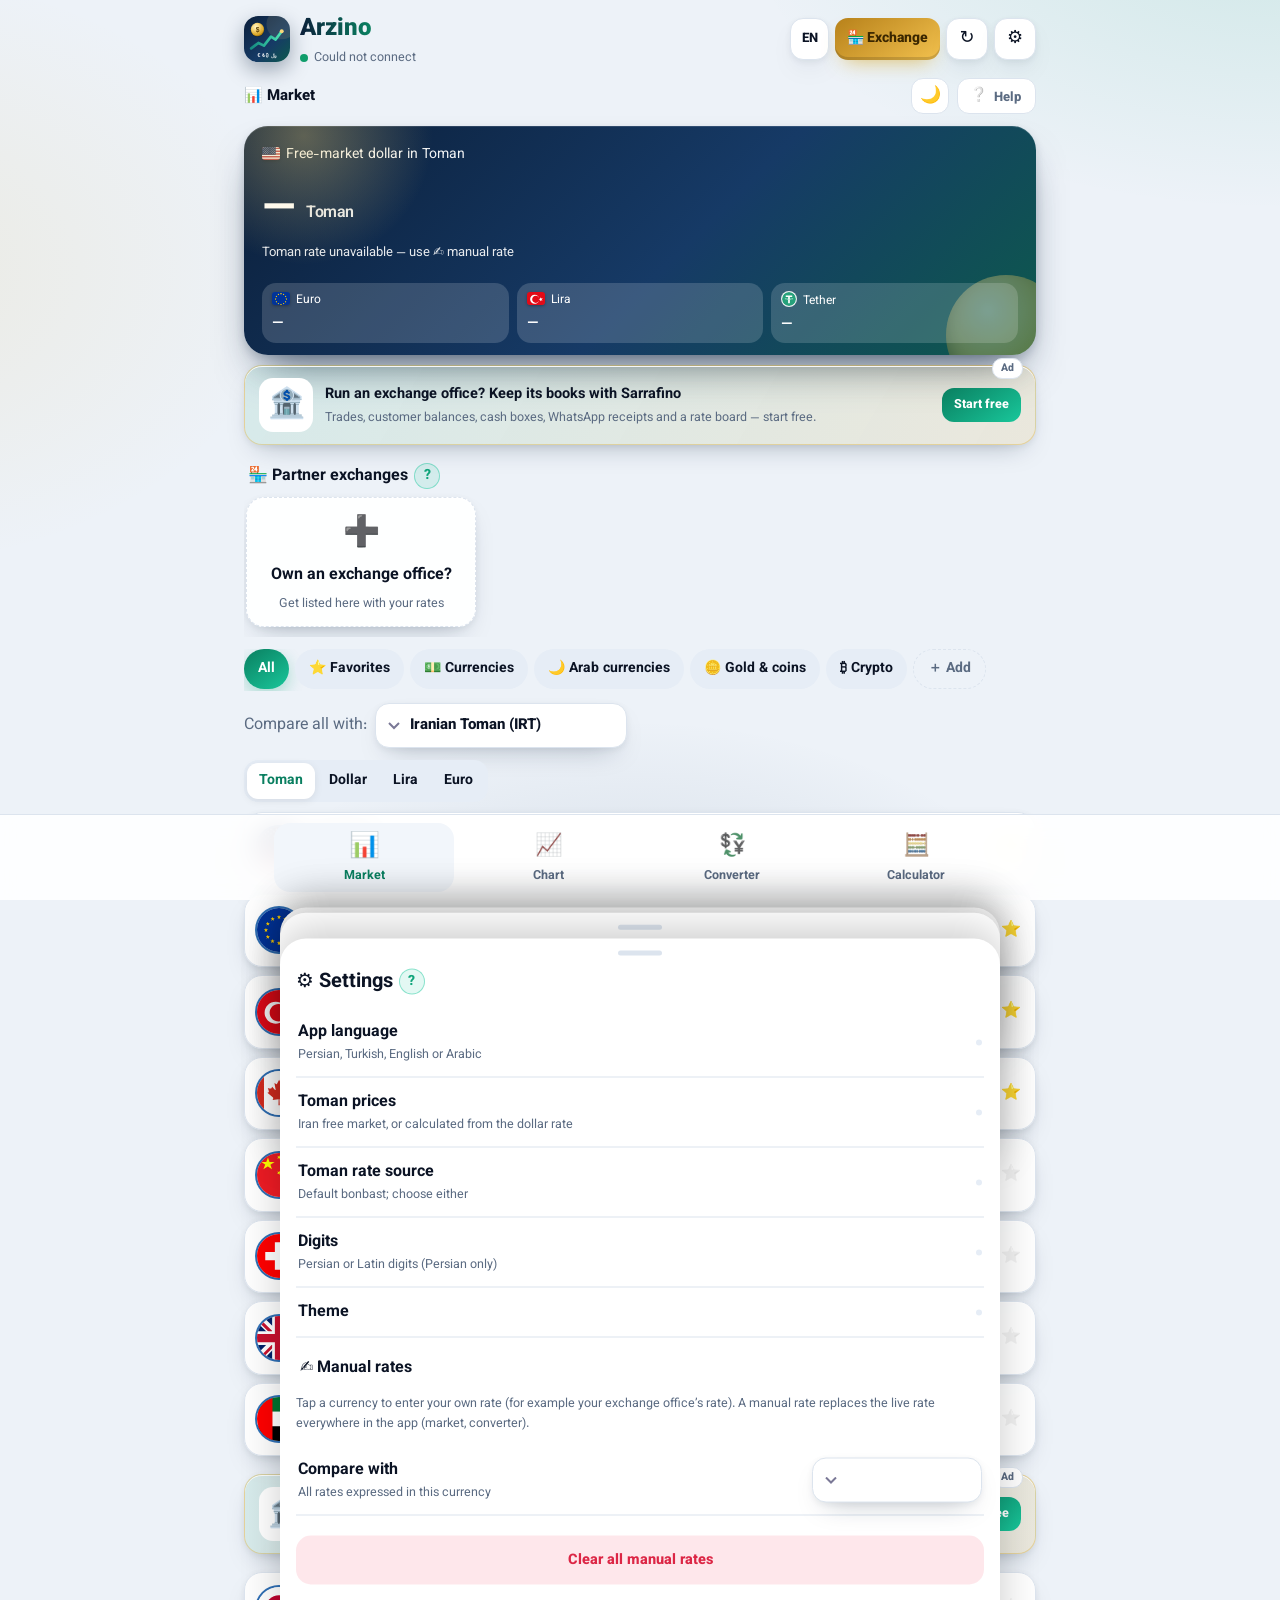
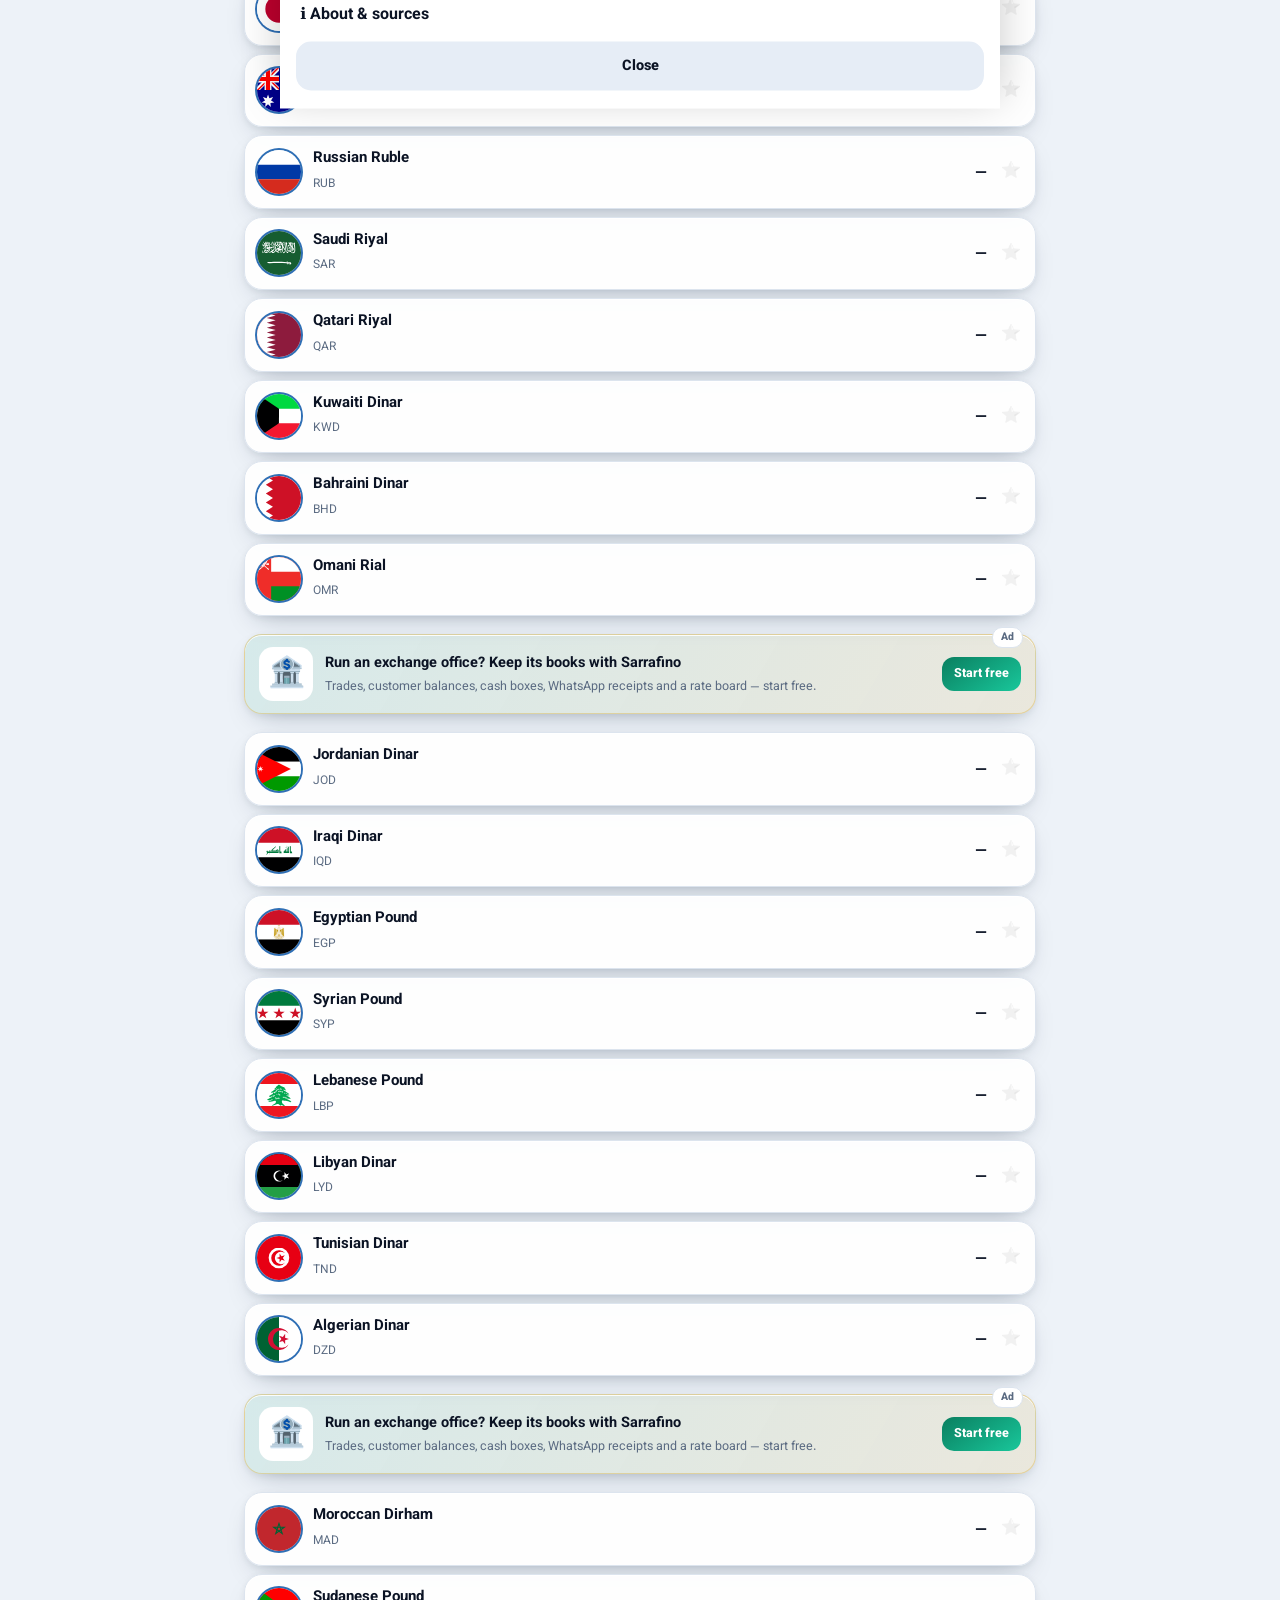
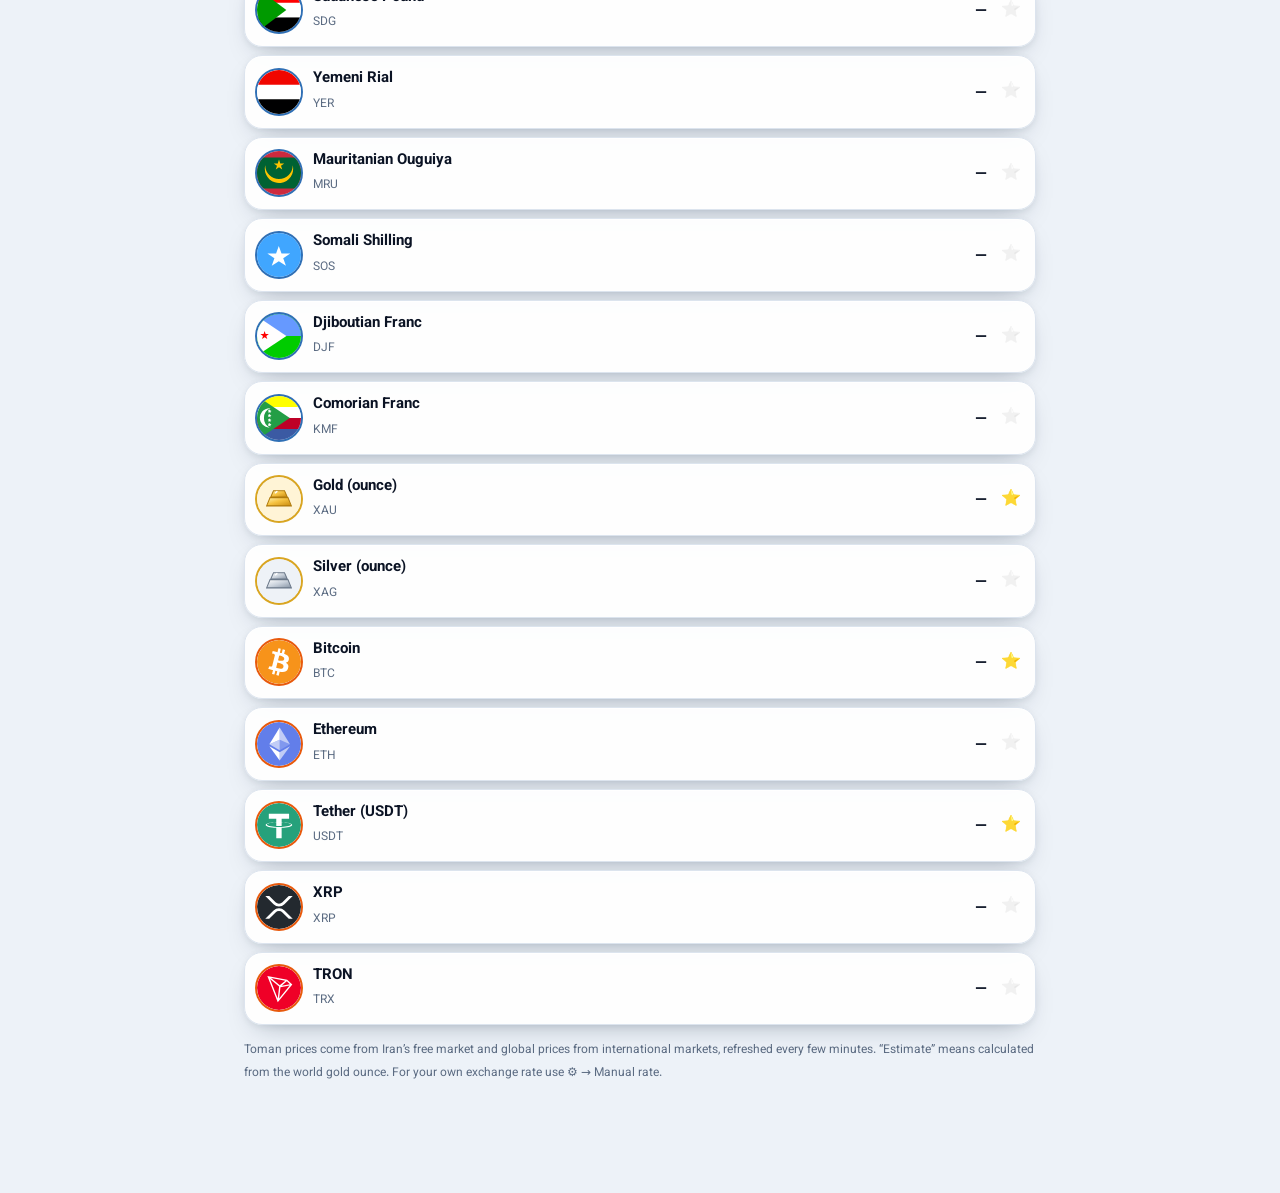
<file: index.html>
<!doctype html>
<html lang="fa" dir="rtl">
<head>
<meta charset="utf-8">
<meta name="viewport" content="width=device-width,initial-scale=1,viewport-fit=cover">
<meta name="theme-color" content="#0b1f3a">
<meta name="description" content="ارزینو — نرخ لحظه‌ای ارز، تومان، طلا، نقره و رمزارز با نمودار، مبدل و ماشین‌حساب">
<meta name="apple-mobile-web-app-capable" content="yes">
<meta name="mobile-web-app-capable" content="yes">
<meta name="apple-mobile-web-app-title" content="ارزینو">
<meta name="apple-mobile-web-app-status-bar-style" content="black-translucent">
<link rel="manifest" href="manifest.webmanifest">
<link rel="icon" href="icons/app.svg" type="image/svg+xml">
<link rel="apple-touch-icon" href="icons/apple-touch-icon.png">
<link rel="preconnect" href="https://fonts.googleapis.com">
<link rel="preconnect" href="https://fonts.gstatic.com" crossorigin>
<link href="https://fonts.googleapis.com/css2?family=Vazirmatn:wght@300;400;600;800;900&display=swap" rel="stylesheet">
<link rel="stylesheet" href="app.css?v=25">
<title>ارزینو — نرخ لحظه‌ای ارز، طلا و رمزارز</title>
</head>
<body>
<div id="app">
  <header class="top">
    <div class="brand">
      <img src="icons/app.svg" class="logo" alt="">
      <div>
        <h1 data-i18n="app.name">ارزینو</h1>
        <div class="upd"><span class="dot" id="liveDot"></span><span id="updText" data-i18n="hdr.loading">در حال دریافت نرخ‌ها…</span></div>
      </div>
    </div>
    <div class="top-actions">
      <span id="langSlot"></span>
      <a class="ibtn sarraf" href="sarraf/" data-i18n-title="hdr.sarrafT" data-i18n="hdr.sarraf">🏪 صرافی</a>
      <button class="ibtn install" id="installBtn" data-i18n-title="hdr.install" data-i18n="hdr.install">⬇ نصب</button>
      <button class="ibtn" id="refreshBtn" data-i18n-title="hdr.refresh">↻</button>
      <button class="ibtn" id="settingsBtn" data-i18n-title="hdr.settings">⚙</button>
    </div>
  </header>

  <div id="subbar"></div>
  <main>
    <!-- MARKET -->
    <section class="view active" id="view-market">
      <div id="wlTop"></div>
      <div class="hero" id="hero"></div>
      <div id="mkExtra"></div>
      <div class="bar">
        <div class="chips" id="groupChips"></div>
      </div>
      <div class="bar">
        <span class="muted" data-i18n="mk.compare">مقایسه همه با:</span>
        <select class="base-sel" id="quoteSel"></select>
      </div>
      <div class="bar"><div class="seg" id="quoteSeg"></div></div>
      <div class="list" id="marketList"></div>
      <p class="foot" id="marketFoot"></p>
    </section>

    <!-- CHART -->
    <section class="view" id="view-chart">
      <div class="card">
        <div class="chart-head">
          <button class="picker" id="chartAssetBtn"></button>
          <div class="seg small" id="chartQuoteSeg"></div>
        </div>
        <div class="chart-price">
          <div class="big" id="chartLast">—</div>
          <div class="chg" id="chartChg"></div>
        </div>
        <div class="seg ranges" id="rangeSeg"></div>
        <div class="chart-box"><div id="chart"></div><div class="chart-msg" id="chartMsg"></div></div>
        <div class="row-between">
          <div class="seg small" id="typeSeg"></div>
          <span class="muted small" id="chartNote"></span>
        </div>
        <div class="stats" id="chartStats"></div>
      </div>
    </section>

    <!-- CONVERTER -->
    <section class="view" id="view-convert">
      <div class="card conv">
        <div class="conv-row">
          <button class="picker" id="fromBtn"></button>
          <input id="amount" class="amount" inputmode="decimal" autocomplete="off" value="1">
        </div>
        <div class="words" id="fromWords"></div>
        <div class="swap-wrap"><button class="swap" id="swapBtn" data-i18n-title="cv.swap">⇅</button></div>
        <div class="conv-row">
          <button class="picker" id="toBtn"></button>
          <div class="result" id="result">—</div>
        </div>
        <div class="words" id="toWords"></div>
        <div class="rate-line" id="rateLine"></div>
        <div id="convAd"></div>
        <div class="quick" id="quickAmts"></div>
        <div class="btn-row">
          <button class="btn primary" id="copyBtn" data-i18n="cv.copy">📋 کپی نتیجه</button>
          <button class="btn alt" id="convManualBtn" data-i18n="cv.manual">✍️ نرخ دستی</button>
          <button class="btn ghost" id="convChartBtn" data-i18n="cv.chart">📈 نمودار</button>
        </div>
      </div>
      <h3 class="sec-title" data-i18n="cv.all">💱 معادل این مبلغ در همه ارزها</h3>
      <div class="list compact" id="allList"></div>
    </section>

    <!-- CALCULATOR -->
    <section class="view" id="view-calc">
      <div class="card calc">
        <div class="calc-expr" id="calcExpr"></div>
        <div class="calc-out" id="calcOut">0</div>
        <div class="keys" id="keys"></div>
        <div class="btn-row">
          <button class="btn primary" id="calcToConv" data-i18n="calc.toConv">💱 ارسال به مبدل</button>
          <button class="btn ghost" id="calcCopy" data-i18n="calc.copy">📋 کپی</button>
        </div>
      </div>
      <div class="hist-head"><h3 class="sec-title" data-i18n="calc.hist">🧾 تاریخچه محاسبات</h3><button class="hist-clr" id="calcClr" hidden></button></div>
      <div class="list compact" id="calcHist"></div>
    </section>
  </main>

  <nav class="tabs">
    <button class="tab active" data-v="market"><span>📊</span><i data-i18n="tab.market">بازار</i></button>
    <button class="tab" data-v="chart"><span>📈</span><i data-i18n="tab.chart">نمودار</i></button>
    <button class="tab" data-v="convert"><span>💱</span><i data-i18n="tab.convert">مبدل</i></button>
    <button class="tab" data-v="calc"><span>🧮</span><i data-i18n="tab.calc">ماشین‌حساب</i></button>
  </nav>
</div>

<!-- sheets -->
<div class="sheet-bg" id="sheetBg"></div>
<div class="sheet" id="pickerSheet">
  <div class="sheet-grip"></div>
  <h2 id="pickerTitle" data-i18n="pk.title">انتخاب ارز</h2>
  <input class="input" id="pickerSearch" data-i18n-ph="pk.search" placeholder="جستجو: دلار، لیر، BTC، طلا…">
  <div class="list compact" id="pickerList"></div>
</div>

<div class="sheet" id="manualSheet">
  <div class="sheet-grip"></div>
  <h2><span id="manualTitle" data-i18n="mn.title">نرخ دستی</span><button type="button" class="hlp" data-help="arzino.manual">?</button></h2>
  <p class="muted" id="manualInfo"></p>
  <label class="lbl" data-i18n="mn.price">قیمت هر واحد</label>
  <div class="manual-row">
    <input class="input" id="manualVal" inputmode="decimal" data-i18n-ph="mn.ph" placeholder="مثلاً 270000">
    <select class="input" id="manualUnit"></select>
  </div>
  <div class="words" id="manualWords"></div>
  <div class="btn-row">
    <button class="btn primary" id="manualSave" data-i18n="mn.apply">✅ اعمال نرخ دستی</button>
    <button class="btn danger" id="manualClear" data-i18n="mn.clear">🗑 برگشت به نرخ آنلاین</button>
  </div>
</div>

<div class="sheet tall" id="settingsSheet">
  <div class="sheet-grip"></div>
  <h2><span data-i18n="st.title">⚙ تنظیمات</span><button type="button" class="hlp" data-help="arzino.settings">?</button></h2>
  <div class="set">
    <div><b data-i18n="st.lang">زبان برنامه</b><div class="muted small" data-i18n="st.langD"></div></div>
    <div class="seg small" id="setLang"></div>
  </div>
  <div class="set">
    <div><b data-i18n="st.iranPrice">قیمت تومانی ارزها</b><div class="muted small" data-i18n="st.iranPriceD">بازار آزاد ایران یا محاسبه از نرخ دلار</div></div>
    <div class="seg small" id="setIran"></div>
  </div>
  <div class="set">
    <div><b data-i18n="st.src">منبع نرخ تومان</b><div class="muted small" data-i18n="st.srcD">پیش‌فرض bonbast؛ هر کدام را خواستی انتخاب کن</div></div>
    <div class="seg small" id="setSrc"></div>
  </div>
  <div class="set" id="digitsRow">
    <div><b data-i18n="st.digits">اعداد</b><div class="muted small" data-i18n="st.digitsD">نمایش ارقام فارسی یا انگلیسی</div></div>
    <div class="seg small" id="setDigits"></div>
  </div>
  <div class="set">
    <div><b data-i18n="st.theme">پوسته</b></div>
    <div class="seg small" id="setTheme"></div>
  </div>
  <h3 class="sec-title" data-i18n="st.manual">✍️ نرخ‌های دستی</h3>
  <p class="muted small" data-i18n="st.manualD">روی هر ارز بزنید تا نرخ دلخواه (مثلاً نرخ صرافی خودتان) را وارد کنید. نرخ دستی در همه‌جای برنامه (بازار، مبدل) جایگزین نرخ آنلاین می‌شود.</p>
  <div class="set">
    <div><b data-i18n="st.base">مقایسه با</b><div class="muted small" data-i18n="st.baseD">نرخ همه ارزها بر حسب این ارز</div></div>
    <select class="base-sel" id="setBaseSel"></select>
  </div>
  <div class="list compact" id="manualList"></div>
  <button class="btn danger wide" id="clearAllManual" data-i18n="st.clearAll">حذف همه نرخ‌های دستی</button>
  <h3 class="sec-title" data-i18n="st.about">ℹ️ درباره و منابع</h3>
  <div id="adSet"></div>
  <div class="about" id="about"></div>
  <button class="btn ghost wide" id="closeSettings" data-i18n="st.close">بستن</button>
</div>

<div class="toast" id="toast"></div>

<script src="vendor/lightweight-charts.js"></script>
<script src="i18n.js?v=8"></script>
<script src="lang-arzino.js?v=7"></script>
<script src="nav.js?v=9"></script>
<script src="brand.js?v=2"></script>
<script src="autorate.js?v=2"></script>
<script src="wl.js?v=1"></script>
<script src="help-arzino.js?v=1"></script>
<script src="plus.js?v=6"></script>
<script src="app.js?v=31"></script>
</body>
</html>
</file>
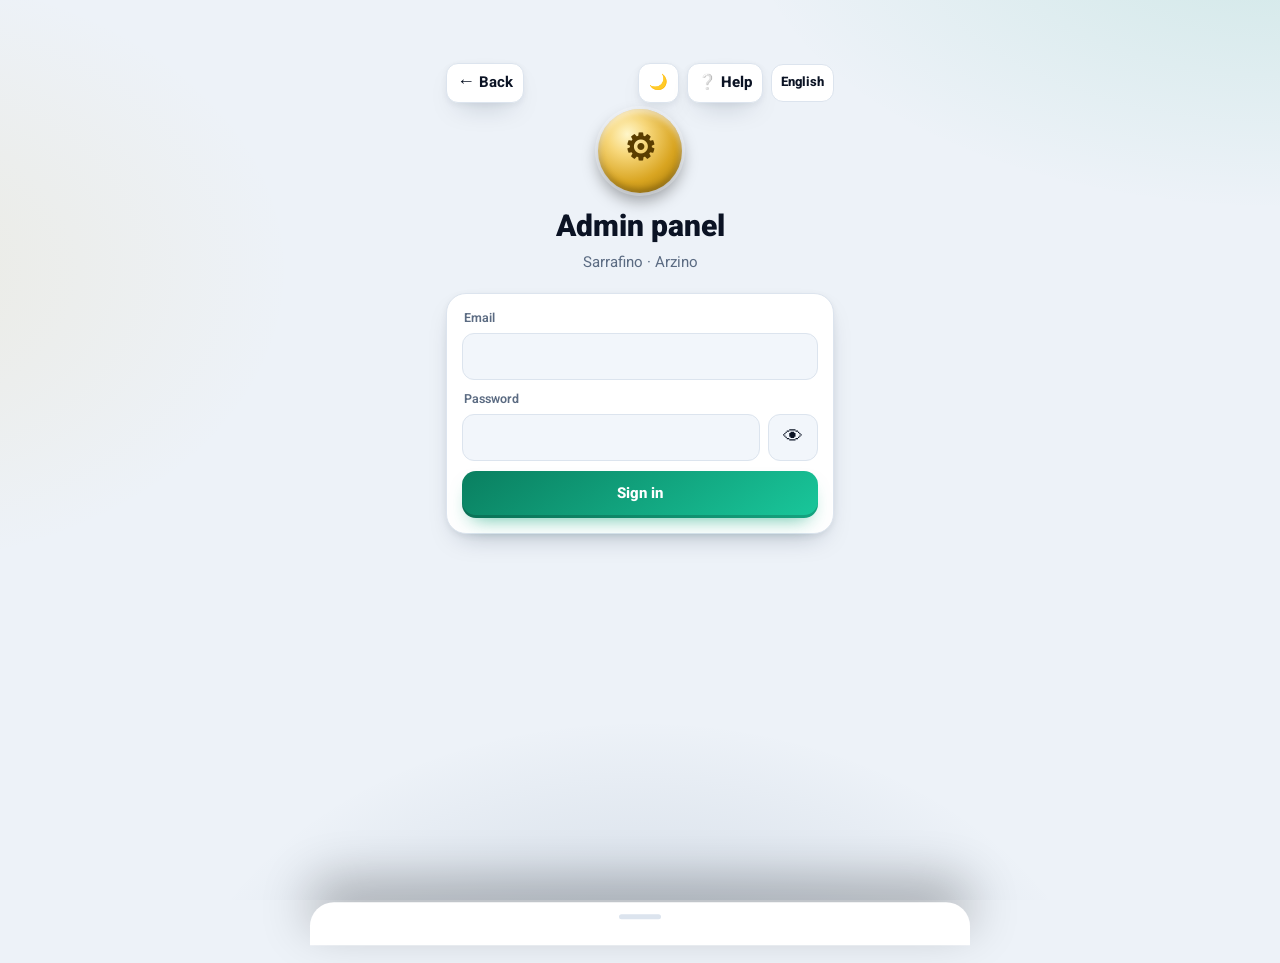
<file: admin/index.html>
<!doctype html>
<html lang="fa" dir="rtl">
<head>
<meta charset="utf-8">
<meta name="viewport" content="width=device-width,initial-scale=1,viewport-fit=cover">
<meta name="theme-color" content="#0b1f3a">
<meta name="robots" content="noindex,nofollow">
<title>Sarrafino · Admin</title>
<link rel="icon" href="../sarraf/icon.svg" type="image/svg+xml">
<link rel="preconnect" href="https://fonts.googleapis.com">
<link rel="preconnect" href="https://fonts.gstatic.com" crossorigin>
<link href="https://fonts.googleapis.com/css2?family=Vazirmatn:wght@400;600;800;900&display=swap" rel="stylesheet">
<link rel="stylesheet" href="../sarraf/app.css?v=10">
<link rel="stylesheet" href="admin.css?v=4">
</head>
<body>
<div id="app"><div class="boot">…</div></div>
<div class="sheet-bg" id="sheetBg"></div>
<div class="sheet" id="sheet"><div class="sheet-grip"></div><div id="sheetBody"></div></div>
<div class="toast" id="toast"></div>
<script src="../sarraf/vendor/supabase.js"></script>
<script src="../sarraf/vendor/xlsx.mini.min.js" defer></script>
<script src="../sarraf/config.js?v=1"></script>
<script src="../i18n.js?v=8"></script>
<script src="../sarraf/lang-sarraf.js?v=5"></script>
<script src="../nav.js?v=9"></script>
<script src="../brand.js?v=1"></script>
<script src="../sarraf/mfa.js?v=2"></script>
<script src="lang-admin.js?v=6"></script>
<script src="help-admin.js?v=3"></script>
<script src="admin.js?v=6"></script>
</body>
</html>
</file>
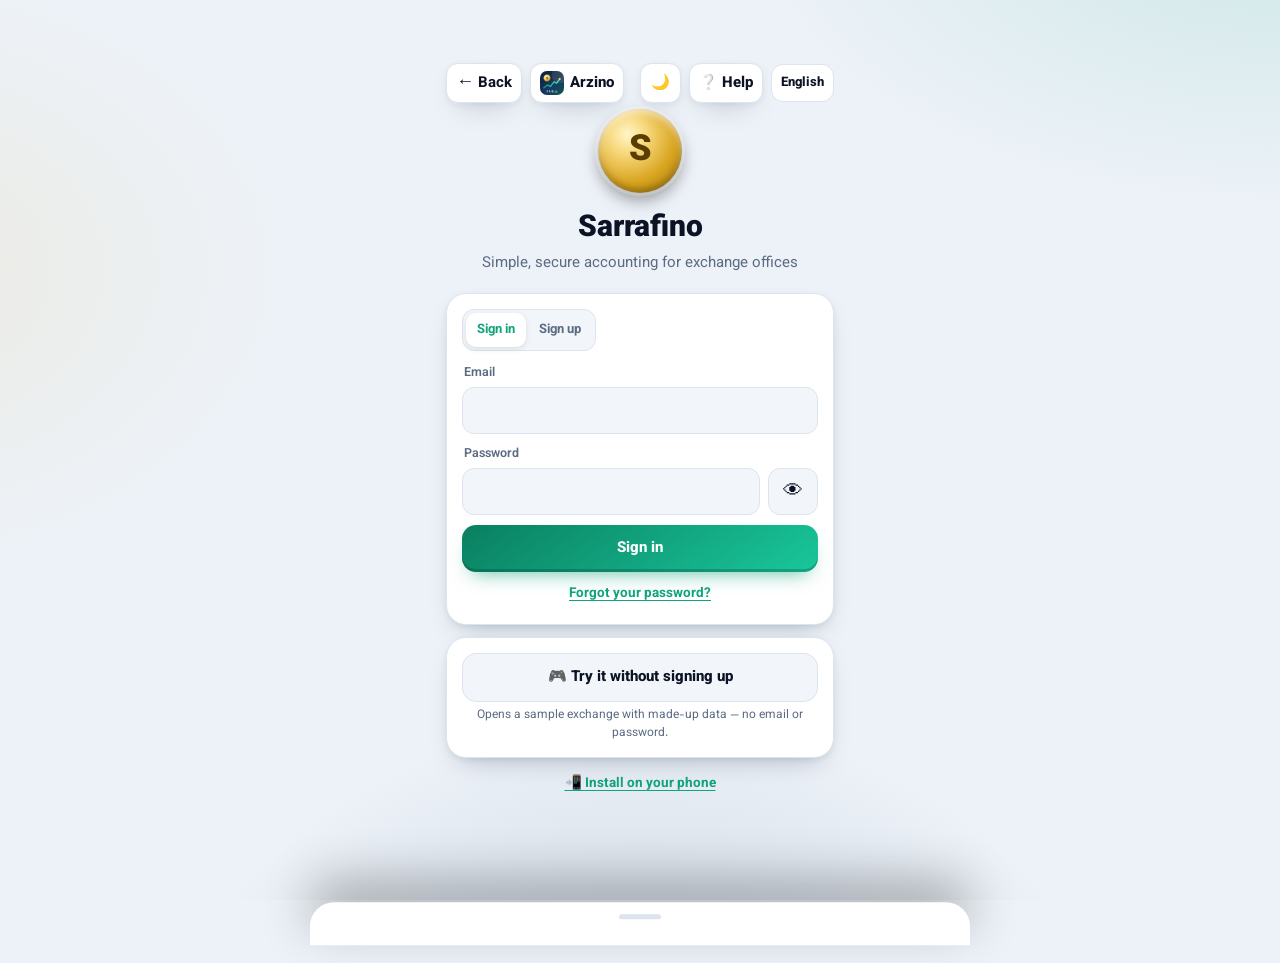
<file: sarraf/index.html>
<!doctype html>
<html lang="fa" dir="rtl">
<head>
<meta charset="utf-8">
<meta name="viewport" content="width=device-width,initial-scale=1,viewport-fit=cover">
<meta name="theme-color" content="#0b1f3a">
<meta name="robots" content="noindex">
<title>صرافینو · Sarrafino</title>
<link rel="manifest" href="manifest.webmanifest">
<link rel="icon" href="icon.svg" type="image/svg+xml">
<link rel="apple-touch-icon" href="apple-touch-icon.png">
<meta name="apple-mobile-web-app-capable" content="yes">
<meta name="mobile-web-app-capable" content="yes">
<meta name="apple-mobile-web-app-title" content="صرافینو">
<meta name="apple-mobile-web-app-status-bar-style" content="black-translucent">
<link rel="preconnect" href="https://fonts.googleapis.com">
<link rel="preconnect" href="https://fonts.gstatic.com" crossorigin>
<link href="https://fonts.googleapis.com/css2?family=Vazirmatn:wght@400;600;800;900&display=swap" rel="stylesheet">
<link rel="stylesheet" href="app.css?v=14">
</head>
<body>
<div id="app"><div class="boot">…</div></div>
<div class="sheet-bg" id="sheetBg"></div>
<div class="sheet" id="sheet"><div class="sheet-grip"></div><div id="sheetBody"></div></div>
<div class="toast" id="toast"></div>
<script src="vendor/supabase.js"></script>
<script src="vendor/xlsx.mini.min.js" defer></script>
<script src="config.js?v=1"></script>
<script src="../i18n.js?v=8"></script>
<script src="lang-sarraf.js?v=9"></script>
<script src="../nav.js?v=9"></script>
<script src="../brand.js?v=1"></script>
<script src="../autorate.js?v=2"></script>
<script src="../wl.js?v=1"></script>
<script src="mfa.js?v=3"></script>
<script src="help-sarraf.js?v=3"></script>
<script src="plan.js?v=4"></script>
<script src="wl-panel.js?v=1"></script>
<script src="board.js?v=13"></script>
<script src="grow.js?v=1"></script>
<script src="app.js?v=20"></script>
</body>
</html>
</file>
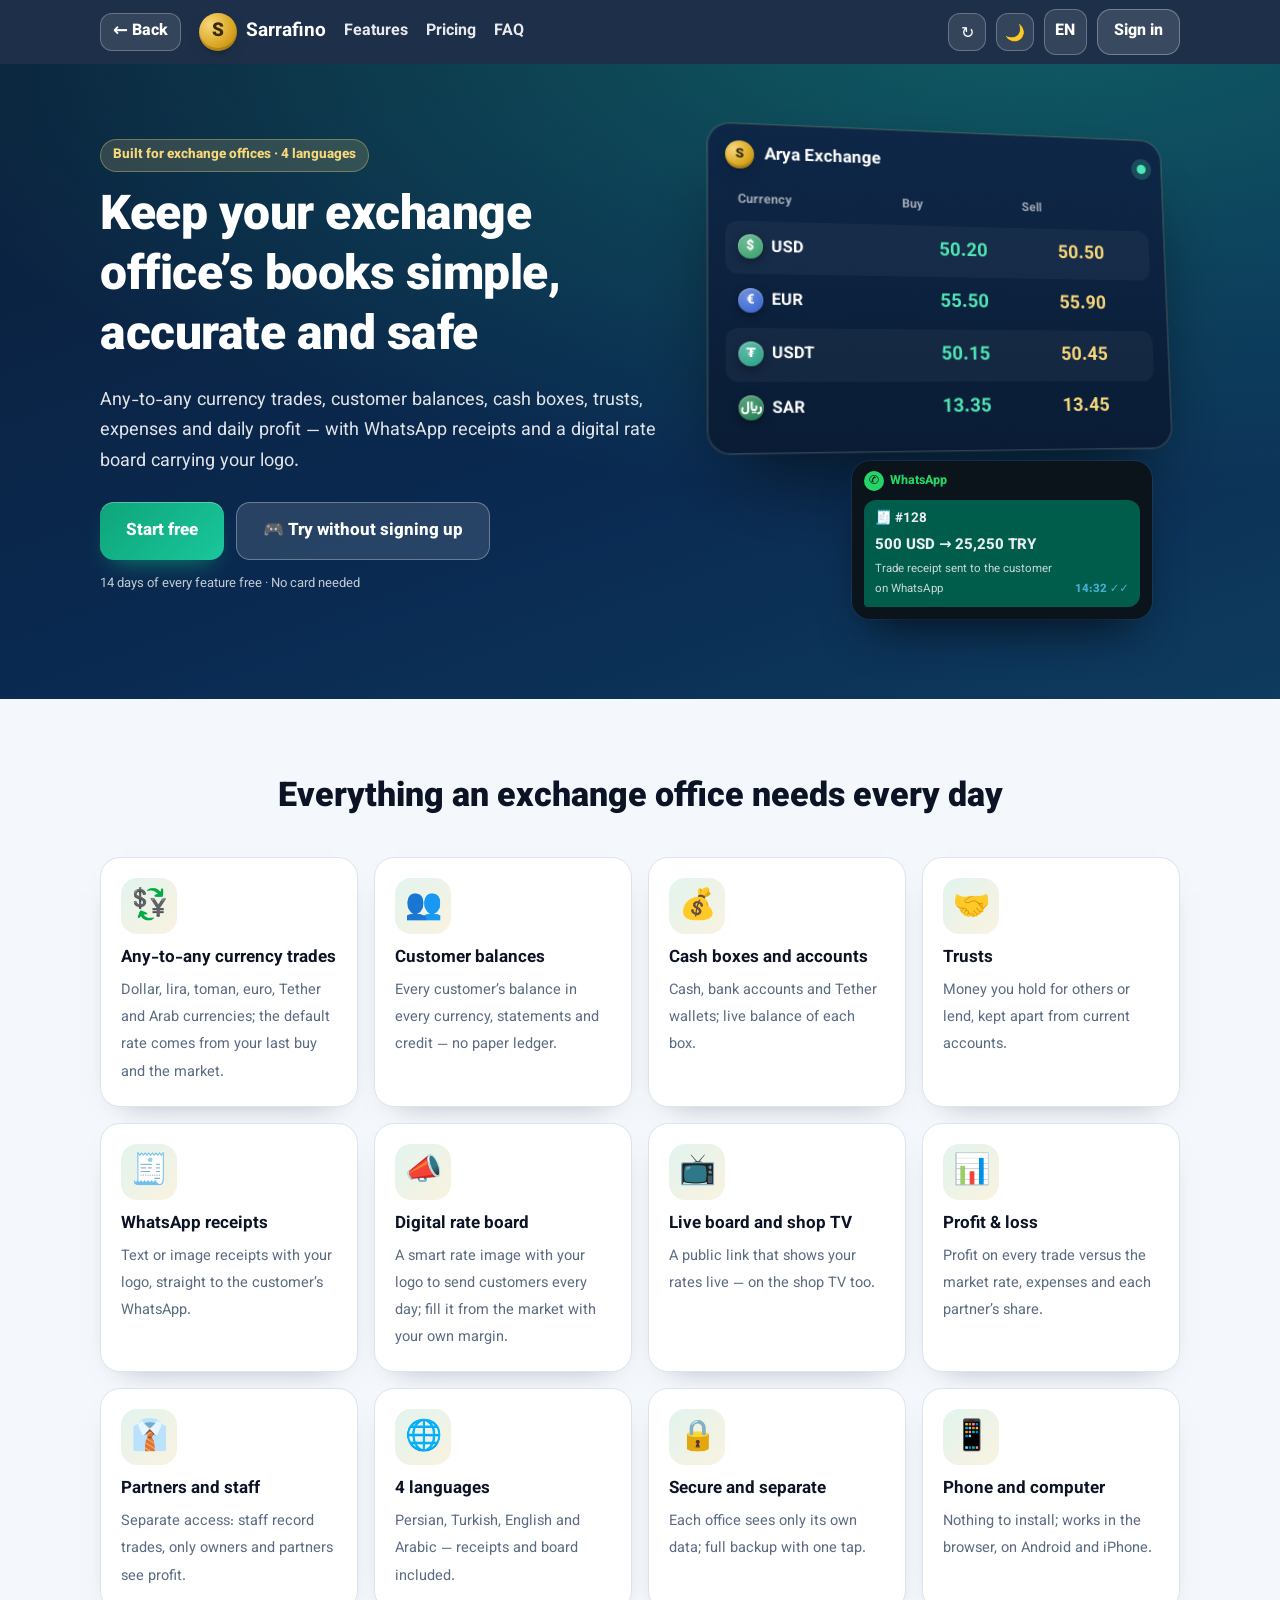
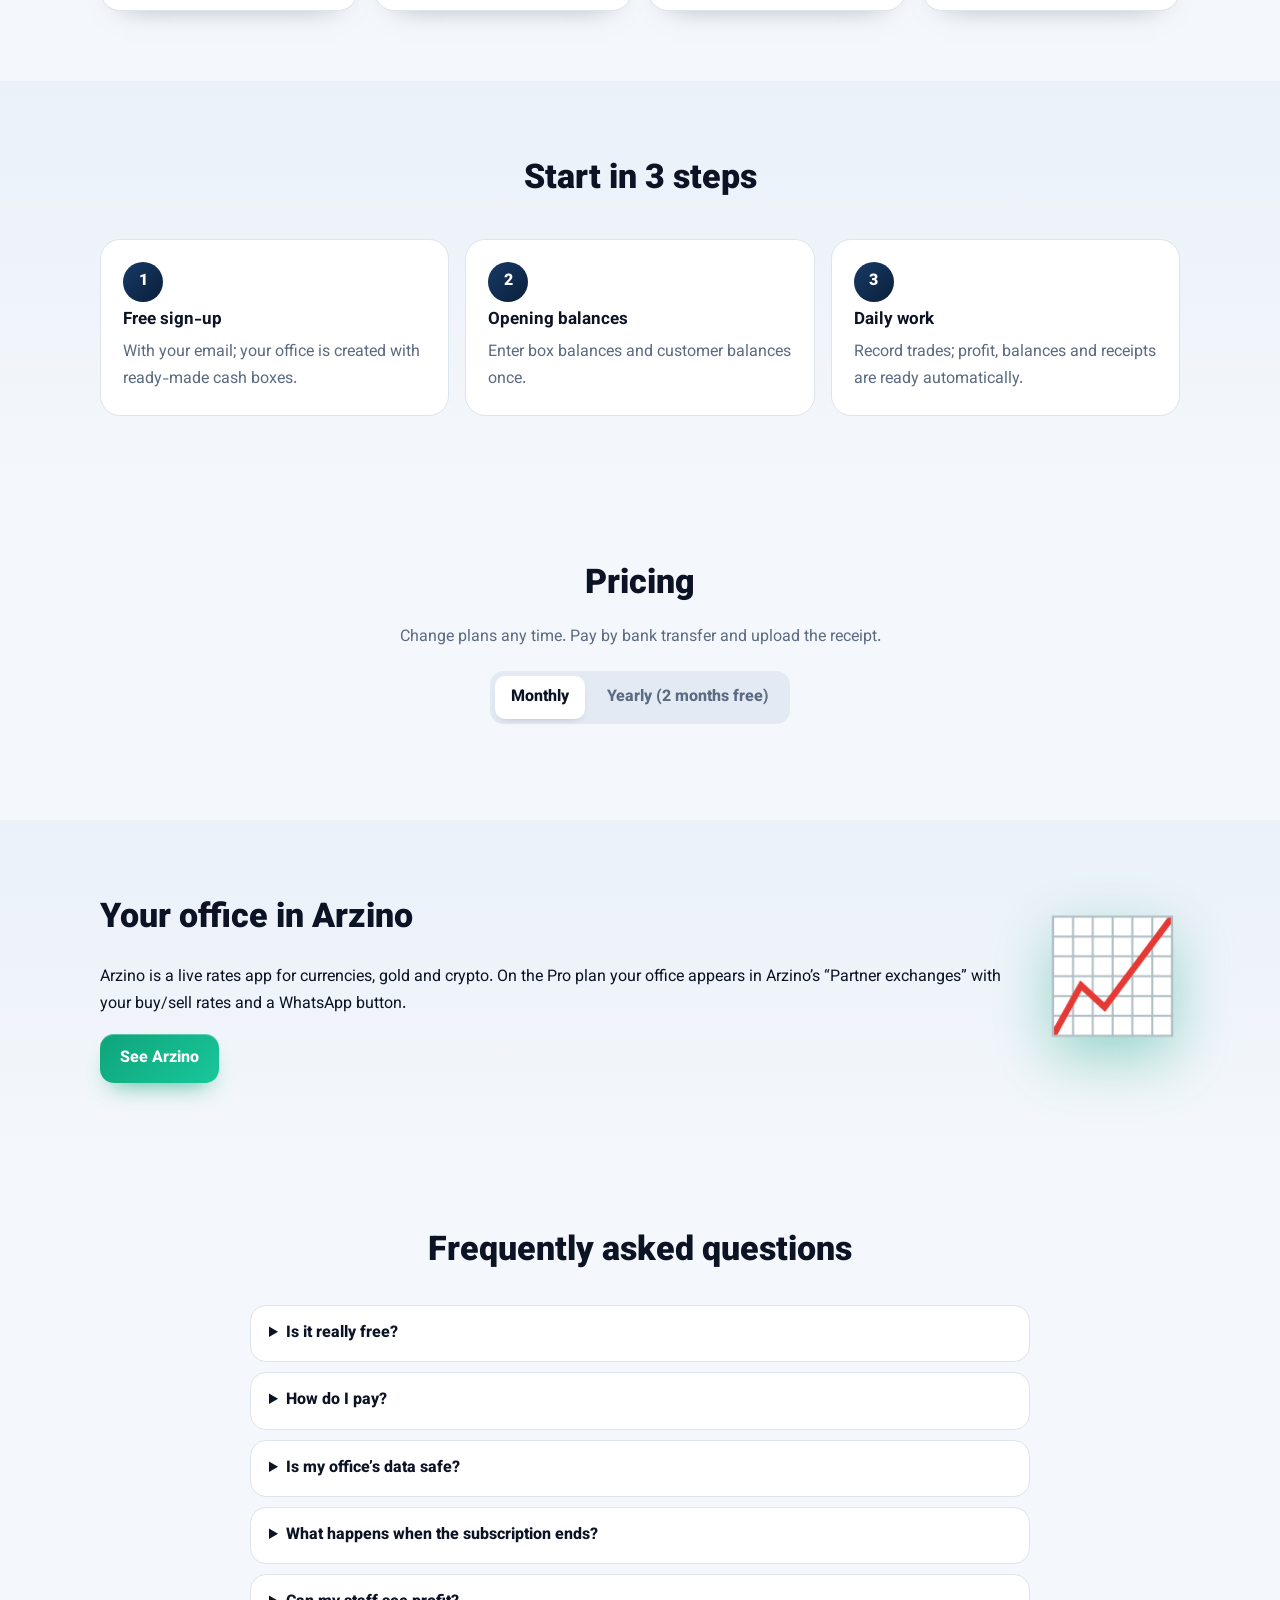
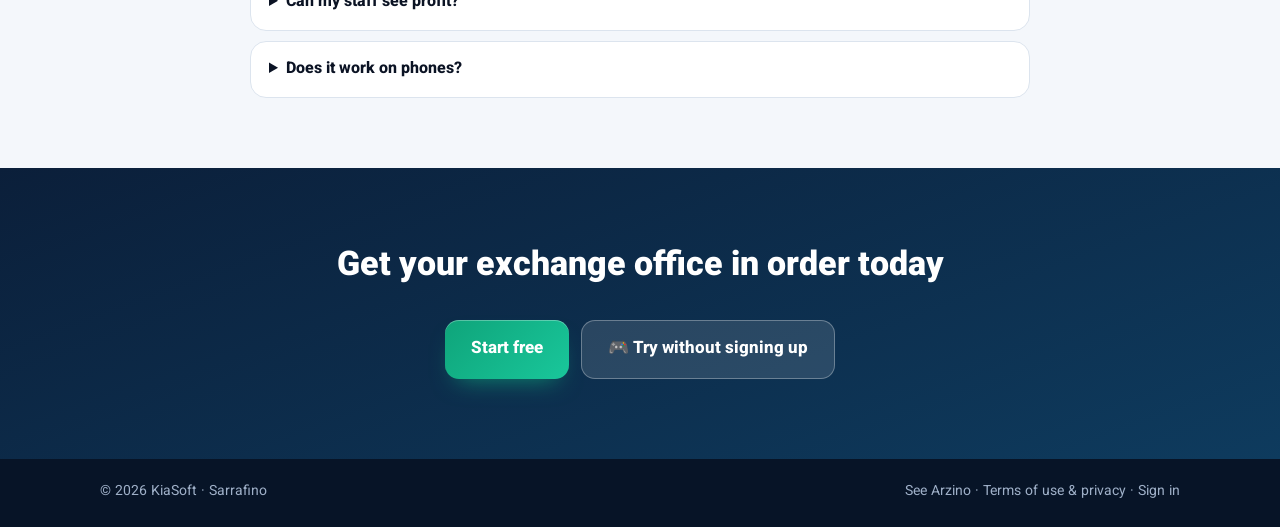
<file: sarrafino/index.html>
<!doctype html>
<html lang="fa" dir="rtl">
<head>
<meta charset="utf-8">
<meta name="viewport" content="width=device-width,initial-scale=1,viewport-fit=cover">
<meta name="theme-color" content="#0b1f3a">
<title>Sarrafino — صرافینو</title>
<meta name="description" content="Accounting, rate board and WhatsApp receipts for currency exchange offices — Persian, Turkish, English, Arabic.">
<link rel="icon" href="../sarraf/icon.svg" type="image/svg+xml">
<link rel="preconnect" href="https://fonts.googleapis.com">
<link rel="preconnect" href="https://fonts.gstatic.com" crossorigin>
<link href="https://fonts.googleapis.com/css2?family=Vazirmatn:wght@400;600;800;900&display=swap" rel="stylesheet">
<link rel="stylesheet" href="sales.css?v=5">
</head>
<body>
<header class="nav"><div class="in">
  <span id="backSlot"></span><a class="logo" href="#"><span class="coin" id="brandCoin">S</span><b data-i18n="s.brand">صرافینو</b></a>
  <nav><a href="#features" data-i18n="s.nav.features">امکانات</a><a href="#pricing" data-i18n="s.nav.pricing">قیمت‌ها</a><a href="#faq" data-i18n="s.nav.faq">سؤالات</a></nav>
  <div class="act"><button type="button" class="themebtn" id="reloadBtn" title="Refresh" onclick="location.reload()">↻</button><span id="themeSlot"></span><span id="langSlot"></span><a class="btn ghost" href="../sarraf/" data-i18n="s.login">ورود</a></div>
</div></header>

<section class="hero"><div class="in">
  <div class="txt">
    <span class="tag" data-i18n="s.tag">ویژه‌ی صرافی‌ها — در ۴ زبان</span>
    <h1 data-i18n="s.h1">حساب صرافی‌تان را ساده، دقیق و امن نگه دارید</h1>
    <p class="lead" data-i18n="s.lead">معامله‌ی هر ارز به هر ارز، طلب و بدهی مشتری، صندوق‌ها، امانت، هزینه‌ها و سود روزانه — با رسید واتس‌اپ و تابلوی نرخ دیجیتال با لوگوی خودتان.</p>
    <div class="cta"><a class="btn big" href="../sarraf/?signup=1" data-i18n="s.cta">رایگان شروع کنید</a><a class="btn ghost big" href="../sarraf/?demo=1" data-i18n="s.demo">🎮 امتحان بدون ثبت‌نام</a></div>
    <p class="mini" data-i18n="s.trial">۱۴ روز همه‌ی امکانات رایگان، بدون کارت بانکی</p>
  </div>
  <div class="mock" aria-hidden="true">
    <div class="board"><div class="bh"><span class="coin sm">S</span><b data-i18n="s.mock.name">صرافی آریا</b><i class="live"></i></div>
      <div class="br hd"><span data-i18n="s.mock.ccy">ارز</span><span data-i18n="s.mock.buy">خرید</span><span data-i18n="s.mock.sell">فروش</span></div>
      <div class="br"><span><i class="cc" style="--c:#2f9e68">$</i>USD</span><b class="b">50.20</b><b class="s">50.50</b></div>
      <div class="br"><span><i class="cc" style="--c:#2f5fd0">€</i>EUR</span><b class="b">55.50</b><b class="s">55.90</b></div>
      <div class="br"><span><i class="cc" style="--c:#1a9e83">₮</i>USDT</span><b class="b">50.15</b><b class="s">50.45</b></div>
      <div class="br"><span><i class="cc" style="--c:#0f7a46">﷼</i>SAR</span><b class="b">13.35</b><b class="s">13.45</b></div>
    </div>
    <div class="rcpt"><div class="wa"><span class="wa-dot">✆</span>WhatsApp</div><div class="bub"><b>🧾 #128</b><span class="amt" dir="ltr">500 USD → 25,250 TRY</span><small><span data-i18n="s.mock.rc">رسید معامله برای مشتری در واتس‌اپ</span><em dir="ltr">14:32 ✓✓</em></small></div></div>
  </div>
</div></section>

<section id="features" class="sec"><div class="in">
  <h2 data-i18n="s.f.title">هرچه یک صرافی هر روز لازم دارد</h2>
  <div class="feats" id="feats"></div>
</div></section>

<section class="sec alt"><div class="in">
  <h2 data-i18n="s.how.title">در ۳ قدم شروع کنید</h2>
  <div class="steps">
    <div><i>1</i><b data-i18n="s.how.1">ثبت‌نام رایگان</b><span data-i18n="s.how.1d">با ایمیل؛ صرافی شما با صندوق‌های آماده ساخته می‌شود.</span></div>
    <div><i>2</i><b data-i18n="s.how.2">موجودی اول دوره</b><span data-i18n="s.how.2d">موجودی صندوق‌ها و طلب و بدهی مشتری‌ها را یک بار وارد کنید.</span></div>
    <div><i>3</i><b data-i18n="s.how.3">کار روزانه</b><span data-i18n="s.how.3d">معامله ثبت کنید؛ سود، مانده‌ها و رسید خودکار آماده می‌شوند.</span></div>
  </div>
</div></section>

<section id="pricing" class="sec"><div class="in">
  <h2 data-i18n="s.p.title">قیمت‌ها</h2>
  <p class="sub" data-i18n="s.p.sub">هر وقت خواستید پلن را عوض کنید. پرداخت با واریز بانکی و ارسال فیش.</p>
  <div class="seg" id="per"><button data-m="1" class="on" data-i18n="s.p.month">ماهانه</button><button data-m="12" data-i18n="s.p.year">سالانه (۲ ماه رایگان)</button></div>
  <div class="plans" id="plans"><div class="mini" data-i18n="s.loading">در حال بارگذاری…</div></div>
</div></section>

<section class="sec alt"><div class="in arz">
  <div><h2 data-i18n="s.arz.title">صرافی شما در ارزینو</h2><p data-i18n="s.arz.d">ارزینو اپ نرخ لحظه‌ای ارز، طلا و رمزارز است. در پلن حرفه‌ای، صرافی شما با نرخ‌های خرید و فروش و دکمه‌ی واتس‌اپ در بخش «صرافی‌های همکار» ارزینو دیده می‌شود.</p>
    <a class="btn" href="../" data-i18n="s.arz.btn">دیدن ارزینو</a></div>
  <div class="big-ic">📈</div>
</div></section>

<section id="faq" class="sec"><div class="in">
  <h2 data-i18n="s.faq.title">سؤالات پرتکرار</h2>
  <div class="faq" id="faqList"></div>
</div></section>

<section class="sec final"><div class="in">
  <h2 data-i18n="s.final">همین امروز صرافی‌تان را منظم کنید</h2>
  <div class="cta"><a class="btn big" href="../sarraf/?signup=1" data-i18n="s.cta">رایگان شروع کنید</a><a class="btn ghost big" href="../sarraf/?demo=1" data-i18n="s.demo">🎮 امتحان بدون ثبت‌نام</a><a class="btn wa big" id="waBtn" href="#" target="_blank" rel="noopener" hidden>💬 <span data-i18n="s.wa">مشاوره در واتس‌اپ</span></a></div>
</div></section>

<footer><div class="in"><span>© <span id="yr"></span> KiaSoft · Sarrafino</span><span><a href="../" data-i18n="s.arz.btn">دیدن ارزینو</a> · <a href="terms.html" data-i18n="s.terms">شرایط استفاده و حریم خصوصی</a> · <a href="../sarraf/" data-i18n="s.login">ورود</a></span></div></footer>

<script src="../sarraf/config.js?v=1"></script>
<script src="../i18n.js?v=8"></script>
<script src="../nav.js?v=9"></script>
<script src="../brand.js?v=1"></script>
<script src="lang-sales.js?v=6"></script>
<script src="sales.js?v=6"></script>
</body>
</html>
</file>
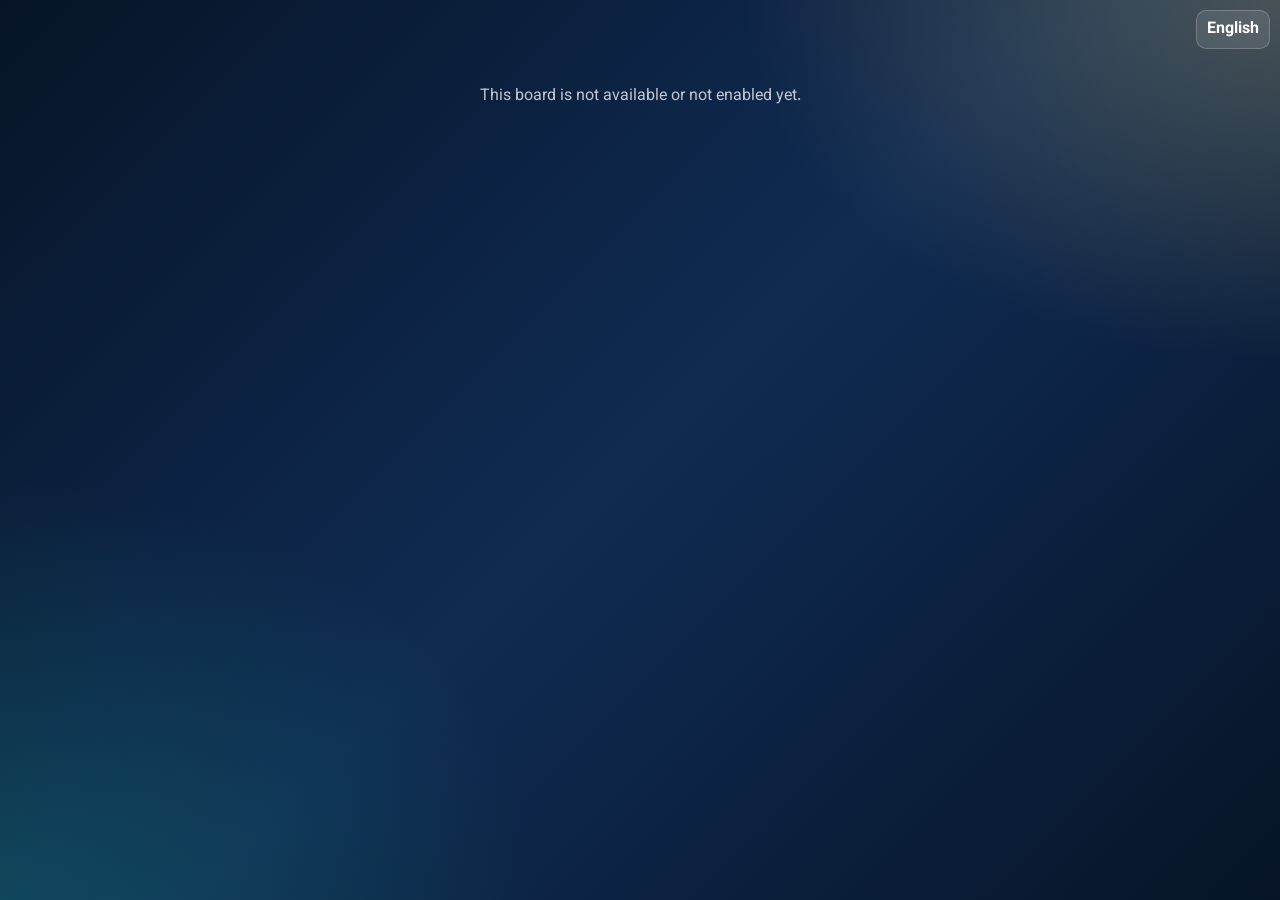
<file: sarraf/board.html>
<!doctype html>
<html lang="fa" dir="rtl">
<head>
<meta charset="utf-8">
<meta name="viewport" content="width=device-width,initial-scale=1">
<meta name="theme-color" content="#071427" data-fixed="1">
<title>تابلوی نرخ ارز</title>
<link rel="preconnect" href="https://fonts.googleapis.com"><link rel="preconnect" href="https://fonts.gstatic.com" crossorigin>
<link href="https://fonts.googleapis.com/css2?family=Vazirmatn:wght@400;600;800;900&display=swap" rel="stylesheet">
<style>
*{box-sizing:border-box}html,body{margin:0;min-height:100%}
body{font-family:Vazirmatn,Tahoma,sans-serif;color:#fff;background:#071427;background-image:radial-gradient(900px 600px at 100% 0,rgba(247,215,122,.25),transparent 60%),radial-gradient(900px 700px at 0 100%,rgba(25,199,155,.20),transparent 60%),linear-gradient(135deg,#071427,#0f2b52 50%,#071427);background-attachment:fixed}
.w{max-width:900px;margin:auto;padding:24px 16px 40px}
.hd{text-align:center;margin-bottom:18px}
.logo{width:110px;height:110px;border-radius:50%;margin:0 auto 12px;display:grid;place-items:center;font-size:48px;font-weight:900;color:#f7d77a;background:#0b1f3a;overflow:hidden;
  box-shadow:0 0 0 7px #e5b84a,0 16px 34px rgba(0,0,0,.5),inset 0 -6px 10px rgba(0,0,0,.4)}
.logo img{width:100%;height:100%;object-fit:cover;background:#fff}
h1{margin:0;font-size:34px;font-weight:900}
.sub{color:#f2c14e;font-weight:600;margin-top:6px}
.card{background:rgba(255,255,255,.07);border:1px solid rgba(255,255,255,.12);border-radius:28px;box-shadow:0 30px 60px -20px rgba(0,0,0,.6),inset 0 1px 0 rgba(255,255,255,.12);overflow:hidden;backdrop-filter:blur(6px)}
table{width:100%;border-collapse:collapse}
th{color:rgba(255,255,255,.65);font-weight:800;padding:16px 14px;font-size:15px}
th.b{color:#4ee6b4}th.s{color:#f7d77a}
td{padding:14px;border-top:1px solid rgba(255,255,255,.09);font-size:18px}
td.n{text-align:center;font-weight:900;font-size:28px;letter-spacing:-.5px}
td.b{color:#4ee6b4}td.s{color:#f7d77a}
.cc{display:flex;align-items:center;gap:12px}
.coin{width:46px;height:46px;border-radius:50%;display:grid;place-items:center;font-weight:900;flex:none;box-shadow:0 8px 14px rgba(0,0,0,.35),inset 0 2px 3px rgba(255,255,255,.35)}
.cc small{display:block;color:rgba(255,255,255,.6);font-size:13px}
.ft{text-align:center;margin-top:20px;color:rgba(255,255,255,.75)}
.pill{display:inline-block;background:linear-gradient(145deg,#b7811a,#f2c14e);color:#2b1d00;font-weight:800;border-radius:999px;padding:10px 22px;margin:8px 4px;text-decoration:none}
.upd{font-size:13px;color:rgba(255,255,255,.55);margin-top:10px}
.err{text-align:center;padding:60px 20px;color:rgba(255,255,255,.75)}
body.tv .w{max-width:none;padding:3vh 4vw}
body.tv h1{font-size:5vh}body.tv .logo{width:14vh;height:14vh}
body.tv td{font-size:3.2vh;padding:1.6vh 2vw}body.tv td.n{font-size:5.4vh}body.tv th{font-size:2.6vh}
body.tv .coin{width:6vh;height:6vh;font-size:2.6vh}
@media(max-width:560px){
  .w{padding:16px 10px 30px}h1{font-size:26px}.logo{width:86px;height:86px;font-size:38px}
  th{padding:12px 6px;font-size:12.5px}td{padding:10px 6px;font-size:14px}td.n{font-size:21px}
  .coin{width:34px;height:34px;font-size:14px}.cc{gap:8px}.cc small{font-size:11px}
}
.back{position:absolute;top:10px;inset-inline-start:10px;z-index:2}body.tv .back{display:none}
.back .ibtn{background:rgba(255,255,255,.1);color:#fff;border:1px solid rgba(255,255,255,.2);border-radius:10px;height:34px;padding:0 10px;font:inherit;font-weight:700;display:inline-flex;align-items:center;gap:4px;cursor:pointer}
.lang{position:absolute;top:10px;inset-inline-end:10px;z-index:2}body.tv .lang{display:none}
.lang-sel{appearance:none;-webkit-appearance:none;background:rgba(255,255,255,.1);color:#fff;border:1px solid rgba(255,255,255,.2);border-radius:10px;padding:6px 10px;font:inherit;font-weight:700}.lang-sel option{color:#071427}
.pulse{display:inline-block;width:10px;height:10px;border-radius:50%;background:#4ee6b4;margin-inline-end:6px;animation:p 1.6s infinite}
@keyframes p{70%{box-shadow:0 0 0 10px rgba(78,230,180,0)}0%{box-shadow:0 0 0 0 rgba(78,230,180,.6)}}
</style>
</head>
<body>
<div class="back" id="back"></div><div class="lang" id="lang"></div>
<div class="w" id="app"><div class="err">…</div></div>
<script src="vendor/supabase.js"></script>
<script src="config.js?v=1"></script>
<script src="../i18n.js?v=8"></script>
<script src="../nav.js?v=9"></script>
<script src="../autorate.js?v=2"></script>
<script src="../wl.js?v=1"></script>
<script>
(() => { const l = new URLSearchParams(location.search).get('lang'); if (l && I18N.LANGS[l] && l !== I18N.lang) { I18N.lang = l; I18N.apply(); } })();
I18N.addPhrases({
  tr: {'این تابلو در دسترس نیست یا هنوز فعال نشده است.': 'Bu pano kullanılamıyor ya da henüz etkinleştirilmedi.', 'نرخ ارز': 'Döviz kurları', 'تابلوی نرخ ارز': 'Döviz kur panosu', 'ارز': 'Döviz', 'خرید از شما': 'Sizden alış', 'فروش به شما': 'Size satış', 'به {b}': '{b} karşılığı', 'نرخی ثبت نشده است': 'Kayıtlı kur yok', 'واتس‌اپ': 'WhatsApp', 'آخرین بروزرسانی نرخ‌ها:': 'Kurların son güncellemesi:'},
  en: {'این تابلو در دسترس نیست یا هنوز فعال نشده است.': 'This board is not available or not enabled yet.', 'نرخ ارز': 'Exchange rates', 'تابلوی نرخ ارز': 'Exchange rate board', 'ارز': 'Currency', 'خرید از شما': 'We buy', 'فروش به شما': 'We sell', 'به {b}': 'in {b}', 'نرخی ثبت نشده است': 'No rates saved', 'واتس‌اپ': 'WhatsApp', 'آخرین بروزرسانی نرخ‌ها:': 'Rates last updated:'},
  ar: {'این تابلو در دسترس نیست یا هنوز فعال نشده است.': 'هذه اللوحة غير متاحة أو لم تُفعَّل بعد.', 'نرخ ارز': 'أسعار الصرف', 'تابلوی نرخ ارز': 'لوحة أسعار الصرف', 'ارز': 'العملة', 'خرید از شما': 'نشتري منك', 'فروش به شما': 'نبيع لك', 'به {b}': 'مقابل {b}', 'نرخی ثبت نشده است': 'لا توجد أسعار محفوظة', 'واتس‌اپ': 'واتساب', 'آخرین بروزرسانی نرخ‌ها:': 'آخر تحديث للأسعار:'},
});
const SYMS = {USD:'$',TRY:'₺',IRT:'ت',EUR:'€',USDT:'₮',GBP:'£',AED:'AED',CAD:'C$',CHF:'CHF',CNY:'¥',IQD:'IQD'};
const nameOf = c => I18N.has('s.' + c) ? t('s.' + c) : c, symOf = c => c === 'IRT' && !I18N.rtl ? 'IRT' : (SYMS[c] || c);
document.getElementById('lang').innerHTML = I18N.picker('lang-sel', true); I18N.bindPickers();
const drawBack = () => { document.getElementById('back').innerHTML = NAV.btn(); }; drawBack(); addEventListener('langchange', drawBack);
addEventListener('langchange', () => load());

const COL = {USD:['#1f6f43','#3fb27a'],EUR:['#1e3a8a','#3b82f6'],TRY:['#9f1239','#ef4444'],IRT:['#166534','#22c55e'],USDT:['#0f766e','#26a17b'],GBP:['#4c1d95','#8b5cf6'],AED:['#7c2d12','#ea580c'],CAD:['#991b1b','#f87171'],CHF:['#b91c1c','#f43f5e'],CNY:['#a16207','#facc15'],IQD:['#065f46','#10b981']};
const q = new URLSearchParams(location.search), ex = q.get('ex');
if (q.get('tv')) document.body.classList.add('tv');
const sb = supabase.createClient(SARRAF_CONFIG.url, SARRAF_CONFIG.key, {auth:{persistSession:false}});
const esc = s => String(s ?? '').replace(/[&<>"]/g, c => ({'&':'&amp;','<':'&lt;','>':'&gt;','"':'&quot;'}[c]));
async function load() {
  const {data, error} = await sb.rpc('public_board', {p_ex: ex});
  const app = document.getElementById('app');
  if (error || !data) { app.innerHTML = '<div class="err">' + _('این تابلو در دسترس نیست یا هنوز فعال نشده است.') + '</div>'; return; }
  const loc = data.digits === 'en' || I18N.lang !== 'fa' ? 'en-US' : 'fa-IR';
  // Persian page: Persian month and weekday names; English digits when the exchange chose English digits
  const dloc = I18N.lang === 'fa' ? (data.digits === 'en' ? 'fa-IR-u-ca-persian-nu-latn' : 'fa-IR-u-ca-persian') : I18N.dateLocale();
  const f = v => v == null ? '—' : new Intl.NumberFormat(loc, {maximumFractionDigits: Math.abs(v) >= 1000 ? 0 : Math.abs(v) >= 100 ? 1 : 3}).format(v);
  let mkt = AUTORATE.isAuto(data.auto) ? await AUTORATE.market() : null;     // automatic boards follow the market
  if (mkt) { try { const w = await sb.rpc('public_wl', {p_key: ex}); if (w.data) mkt = WLX.merge(mkt, WLX.overrides(w.data, c => AUTORATE.usdOf(mkt, c))); } catch (e) {} }   // the exchange's own price APIs
  const rows = (data.rows && data.rows.length ? data.rows : [['USD','TRY'],['EUR','TRY'],['USDT','TRY'],['GBP','TRY'],['USD','IRT'],['EUR','IRT'],['TRY','IRT'],['USDT','IRT']])
    .map(([c, qq]) => ({c, q: qq, r: AUTORATE.rate(mkt, data.auto, c, qq, (data.rates || []).find(x => x.ccy === c && x.quote === qq))})).filter(x => x.r && (x.r.buy || x.r.sell));
  const last = Math.max(0, ...rows.map(x => +new Date(x.r.updated_at)).filter(isFinite));
  document.title = _('نرخ ارز') + ' — ' + data.name;
  app.innerHTML = `<div class="hd"><div class="logo">${data.logo ? `<img src="${data.logo}" alt="">` : esc((data.name || 'ص').trim()[0])}</div><h1>${esc(data.name)}</h1>
    <div class="sub"><span class="pulse"></span>${_('تابلوی نرخ ارز')} · ${new Intl.DateTimeFormat(dloc, {weekday:'long', day:'numeric', month:'long'}).format(new Date())}</div></div>
    <div class="card"><table><tr><th style="text-align:start">${_('ارز')}</th><th class="b">${_('خرید از شما')}</th><th class="s">${_('فروش به شما')}</th></tr>
    ${rows.map(({c, q: qq, r}) => `<tr><td><div class="cc"><div class="coin" style="background:radial-gradient(circle at 35% 30%,${(COL[c]||['#334155','#64748b'])[1]},${(COL[c]||['#334155','#64748b'])[0]})">${symOf(c)}</div><div>${nameOf(c)}<small>${_('به {b}', {b: nameOf(qq)})}</small></div></div></td>
      <td class="n b">${f(Number(r.buy))}</td><td class="n s">${f(Number(r.sell))}</td></tr>`).join('') || `<tr><td colspan="3" style="text-align:center">${_('نرخی ثبت نشده است')}</td></tr>`}</table></div>
    <div class="ft">${data.note ? `<div>${esc(data.note)}</div>` : ''}
      ${data.phone ? `<a class="pill" href="https://wa.me/${String(data.phone).replace(/[^\d]/g, '').replace(/^0(5\d{9})$/, '90$1')}">💬 ${_('واتس‌اپ')} <bdi dir="ltr">${esc(data.phone)}</bdi></a>` : ''}${data.address ? `<span class="pill">📍 ${esc(data.address)}</span>` : ''}
      <div class="upd">${_('آخرین بروزرسانی نرخ‌ها:')} ${last ? new Intl.DateTimeFormat(dloc, {hour:'2-digit', minute:'2-digit', day:'numeric', month:'short', hour12:false}).format(new Date(last)) : '—'}</div></div>`;
}
load(); setInterval(load, 60000);
</script>
</body>
</html>
</file>
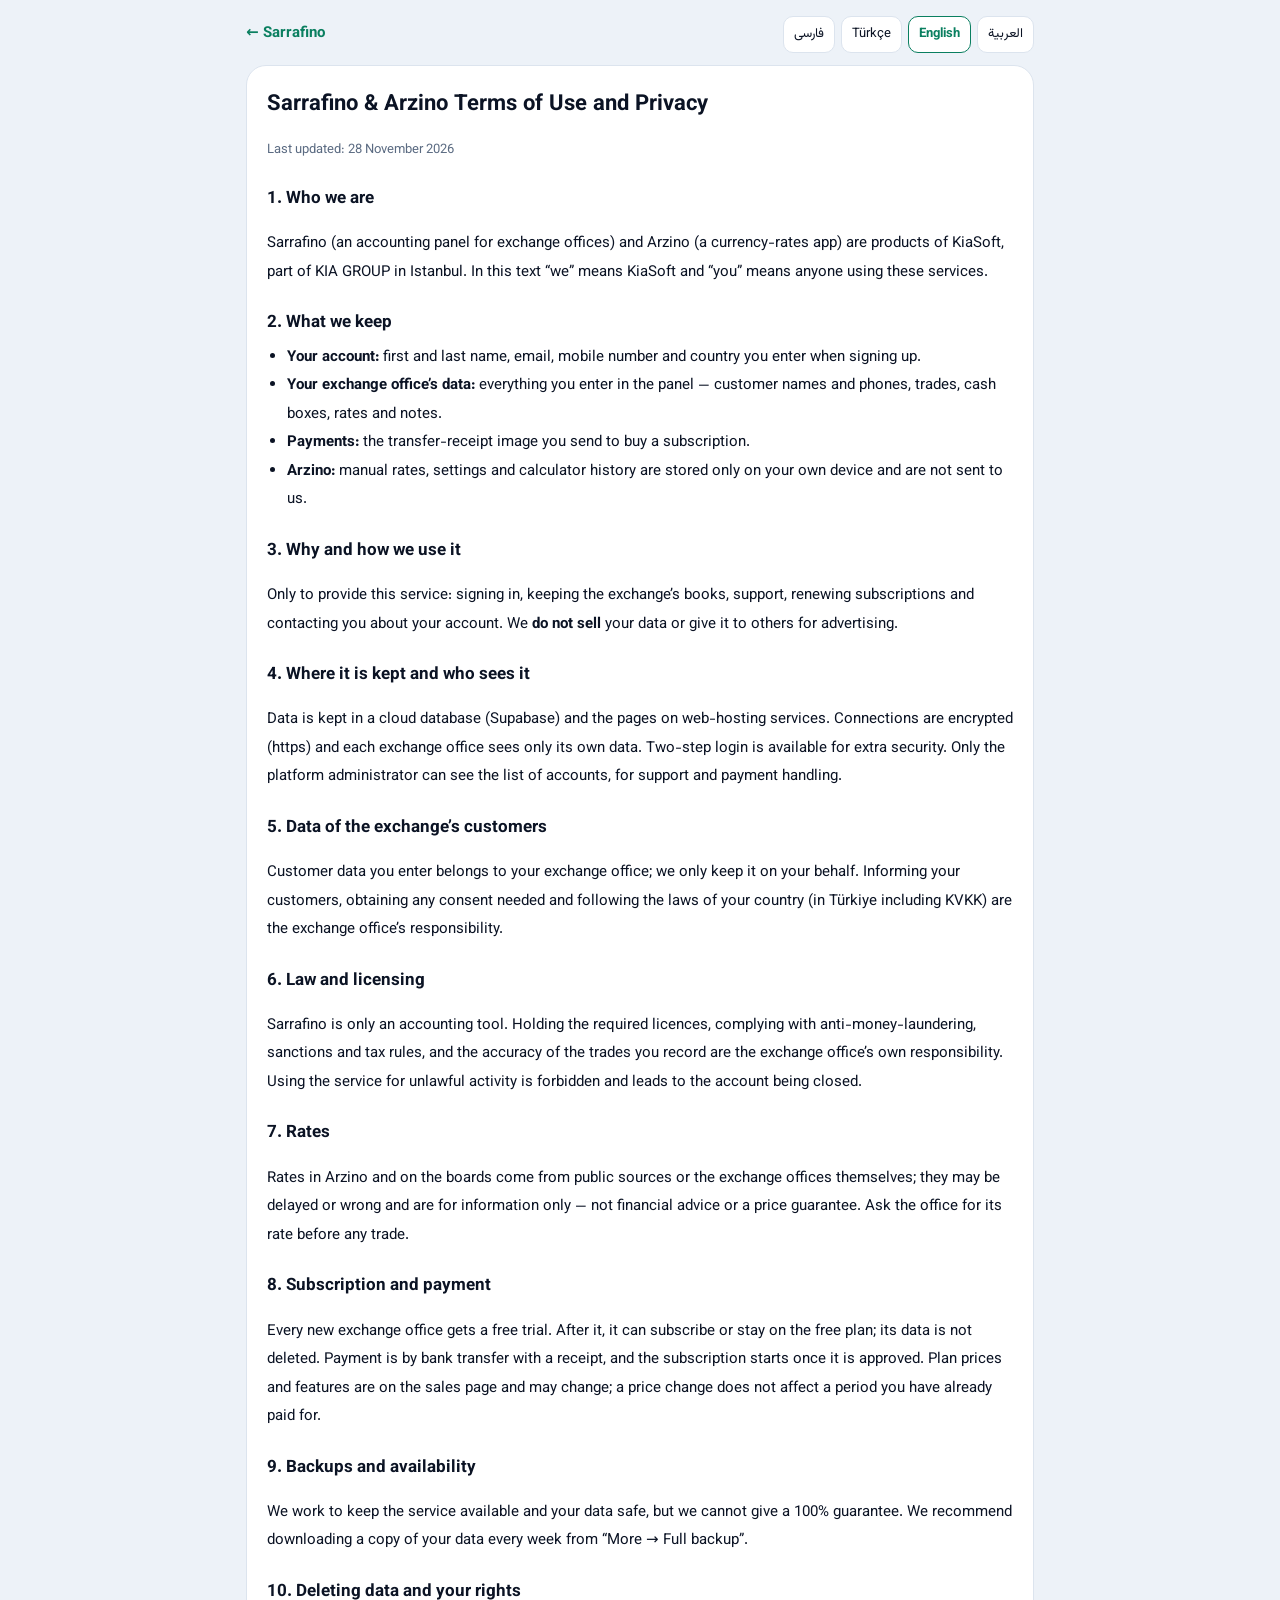
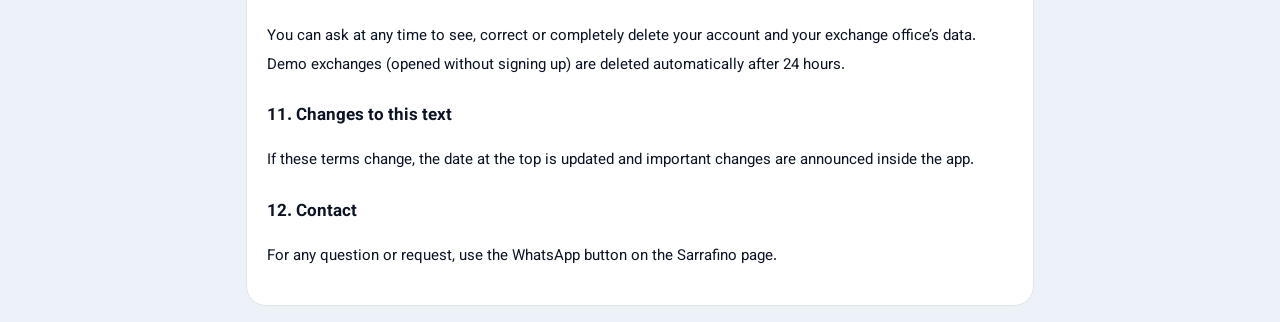
<file: sarrafino/terms.html>
<!doctype html>
<html lang="fa" dir="rtl">
<head>
<meta charset="utf-8">
<meta name="viewport" content="width=device-width,initial-scale=1,viewport-fit=cover">
<meta name="theme-color" content="#0b1f3a">
<title>Sarrafino · Terms & Privacy</title>
<link rel="icon" href="../sarraf/icon.svg" type="image/svg+xml">
<link href="https://fonts.googleapis.com/css2?family=Vazirmatn:wght@400;700;900&display=swap" rel="stylesheet">
<style>
:root{--bg:#edf2f8;--card:#fff;--text:#0b1324;--muted:#5b6b82;--line:#dce4ee;--p:#0a7f60}
@media (prefers-color-scheme:dark){:root{--bg:#060c18;--card:#0e1a2d;--text:#e8eef8;--muted:#8fa3bf;--line:#1c2b45;--p:#19c79b}}
*{box-sizing:border-box}body{margin:0;background:var(--bg);color:var(--text);font:15px/1.9 Vazirmatn,system-ui,sans-serif}
.in{max-width:820px;margin:0 auto;padding:16px}
header{display:flex;align-items:center;gap:10px;flex-wrap:wrap;margin-bottom:12px}
header a.back{color:var(--p);text-decoration:none;font-weight:700}
.langs{margin-inline-start:auto;display:flex;gap:6px}
.langs button{border:1px solid var(--line);background:var(--card);color:var(--text);border-radius:10px;padding:5px 10px;font:inherit;font-size:13px;cursor:pointer}
.langs button.on{border-color:var(--p);color:var(--p);font-weight:700}
article{background:var(--card);border:1px solid var(--line);border-radius:20px;padding:18px 20px}
h1{font-size:22px;margin:0 0 4px}h2{font-size:17px;margin:20px 0 4px}p,li{color:var(--text)}.muted{color:var(--muted);font-size:13px}
ul{padding-inline-start:20px;margin:4px 0}
article:not(.show){display:none}
</style>
</head>
<body><div class="in">
<header><a class="back" href="./" id="back">← Sarrafino</a><div class="langs"><button data-l="fa">فارسی</button><button data-l="tr">Türkçe</button><button data-l="en">English</button><button data-l="ar">العربية</button></div></header>

<article lang="fa" dir="rtl">
<h1>شرایط استفاده و حریم خصوصی صرافینو و ارزینو</h1>
<p class="muted">آخرین به‌روزرسانی: ۷ آذر ۱۴۰۵ (۲۸ نوامبر ۲۰۲۶)</p>
<h2>۱. ما که هستیم</h2>
<p>صرافینو (پنل حسابداری صرافی) و ارزینو (برنامه‌ی نرخ ارز) محصولات KiaSoft از مجموعه‌ی KIA GROUP در استانبول هستند. در این متن «ما» یعنی KiaSoft و «شما» یعنی کسی که از این سرویس‌ها استفاده می‌کند.</p>
<h2>۲. چه اطلاعاتی نگه می‌داریم</h2>
<ul><li><b>حساب شما:</b> نام، نام خانوادگی، ایمیل، شماره موبایل و کشور محل سکونت که هنگام ثبت‌نام وارد می‌کنید.</li>
<li><b>اطلاعات صرافی شما:</b> هرچه خودتان در پنل وارد می‌کنید؛ مثل نام و شماره‌ی مشتری‌ها، معامله‌ها، صندوق‌ها، نرخ‌ها و یادداشت‌ها.</li>
<li><b>پرداخت:</b> تصویر فیش واریزی که برای خرید اشتراک می‌فرستید.</li>
<li><b>ارزینو:</b> نرخ‌های دستی، تنظیمات و تاریخچه‌ی ماشین‌حساب فقط روی دستگاه خود شما ذخیره می‌شود و به ما فرستاده نمی‌شود.</li></ul>
<h2>۳. چرا و چطور از آن استفاده می‌کنیم</h2>
<p>فقط برای ارائه‌ی همین سرویس: ورود به حساب، نگه‌داشتن حساب‌های صرافی، پشتیبانی، تمدید اشتراک و تماس درباره‌ی حساب شما. اطلاعات شما را <b>نمی‌فروشیم</b> و برای تبلیغات به دیگران نمی‌دهیم.</p>
<h2>۴. کجا نگه داشته می‌شود و چه کسی می‌بیند</h2>
<p>داده‌ها در پایگاه داده‌ی ابری (Supabase) و صفحه‌ها روی سرویس‌های میزبانی وب نگه داشته می‌شوند. ارتباط رمزگذاری‌شده (https) است و هر صرافی فقط اطلاعات خودش را می‌بیند. ورود دو مرحله‌ای برای امنیت بیشتر در دسترس است. فقط مدیر سامانه برای پشتیبانی و رسیدگی به پرداخت‌ها به فهرست حساب‌ها دسترسی دارد.</p>
<h2>۵. مسئولیت اطلاعات مشتریان صرافی</h2>
<p>اطلاعات مشتریانی که در پنل وارد می‌کنید متعلق به صرافی شماست و ما فقط آن را از طرف شما نگه می‌داریم. مطلع کردن مشتریان، گرفتن رضایت لازم و رعایت قوانین کشور شما (از جمله قانون حفاظت از داده‌های شخصی ترکیه، KVKK) بر عهده‌ی صرافی است.</p>
<h2>۶. قانون و مجوز کار صرافی</h2>
<p>صرافینو فقط ابزار حسابداری است. داشتن مجوزهای لازم، رعایت قوانین مبارزه با پول‌شویی، تحریم‌ها و مالیات، و درستی معامله‌هایی که ثبت می‌کنید بر عهده‌ی خود صرافی است. استفاده از سرویس برای کار غیرقانونی ممنوع است و باعث بسته شدن حساب می‌شود.</p>
<h2>۷. نرخ‌ها</h2>
<p>نرخ‌های ارزینو و تابلوها از منابع عمومی یا خود صرافی‌ها گرفته می‌شود، ممکن است با تأخیر یا خطا باشد و فقط برای اطلاع است؛ پیشنهاد مالی یا تضمین قیمت نیست. پیش از هر معامله نرخ را از صرافی بپرسید.</p>
<h2>۸. اشتراک و پرداخت</h2>
<p>هر صرافی تازه یک دوره‌ی آزمایشی رایگان می‌گیرد. بعد از آن می‌تواند اشتراک بخرد یا روی پلن رایگان بماند؛ اطلاعاتش پاک نمی‌شود. پرداخت با واریز بانکی و ارسال فیش است و بعد از تأیید، اشتراک فعال می‌شود. قیمت‌ها و امکانات هر پلن در صفحه‌ی فروش آمده و ممکن است تغییر کند؛ تغییر قیمت روی دوره‌ای که پرداخت کرده‌اید اثر ندارد.</p>
<h2>۹. پشتیبان و در دسترس بودن</h2>
<p>تلاش می‌کنیم سرویس همیشه در دسترس و اطلاعات سالم باشد، ولی تضمین صددرصد نمی‌دهیم. توصیه می‌کنیم هر هفته از بخش «بیشتر ← پشتیبان کامل» یک نسخه از اطلاعات صرافی دانلود کنید.</p>
<h2>۱۰. حذف اطلاعات و حقوق شما</h2>
<p>می‌توانید هر وقت خواستید درخواست ببینید، اصلاح یا حذف کامل حساب و اطلاعات صرافی خود را بدهید. صرافی‌های نمایشی (بدون ثبت‌نام) ۲۴ ساعت بعد خودکار پاک می‌شوند.</p>
<h2>۱۱. تغییر این متن</h2>
<p>اگر این شرایط عوض شود، تاریخ بالای صفحه به‌روز می‌شود و تغییرات مهم را در خود برنامه اعلام می‌کنیم.</p>
<h2>۱۲. تماس</h2>
<p data-contact>برای هر سؤال یا درخواست از دکمه‌ی واتس‌اپ صفحه‌ی صرافینو با ما تماس بگیرید.</p>
</article>

<article lang="tr" dir="ltr">
<h1>Sarrafino ve Arzino Kullanım Koşulları ve Gizlilik</h1>
<p class="muted">Son güncelleme: 28 Kasım 2026</p>
<h2>1. Biz kimiz</h2>
<p>Sarrafino (döviz bürosu muhasebe paneli) ve Arzino (kur uygulaması), İstanbul’daki KIA GROUP bünyesindeki KiaSoft’un ürünleridir. Bu metinde “biz” KiaSoft’u, “siz” hizmeti kullanan kişiyi ifade eder.</p>
<h2>2. Hangi bilgileri tutuyoruz</h2>
<ul><li><b>Hesabınız:</b> kayıt sırasında girdiğiniz ad, soyad, e-posta, cep telefonu ve ülke.</li>
<li><b>Büronuzun bilgileri:</b> panele kendinizin girdiği her şey; müşteri adları ve telefonları, işlemler, kasalar, kurlar ve notlar.</li>
<li><b>Ödeme:</b> abonelik için gönderdiğiniz dekont görseli.</li>
<li><b>Arzino:</b> manuel kurlar, ayarlar ve hesap makinesi geçmişi yalnızca kendi cihazınızda saklanır, bize gönderilmez.</li></ul>
<h2>3. Neden ve nasıl kullanıyoruz</h2>
<p>Yalnızca bu hizmeti sunmak için: giriş, büro hesaplarının tutulması, destek, abonelik yenileme ve hesabınızla ilgili iletişim. Bilgilerinizi <b>satmayız</b> ve reklam için başkalarına vermeyiz.</p>
<h2>4. Nerede saklanır, kim görür</h2>
<p>Veriler bulut veritabanında (Supabase), sayfalar web barındırma hizmetlerinde tutulur. Bağlantı şifrelidir (https) ve her büro yalnızca kendi verisini görür. Ek güvenlik için iki adımlı giriş vardır. Hesap listesine yalnızca sistem yöneticisi destek ve ödeme işlemleri için erişir.</p>
<h2>5. Büro müşterilerinin verileri</h2>
<p>Panele girdiğiniz müşteri bilgileri büronuza aittir; biz bunları yalnızca sizin adınıza saklarız. Müşterileri bilgilendirmek, gerekli rızayı almak ve ülkenizin yasalarına (Türkiye’de KVKK dahil) uymak büronun sorumluluğundadır.</p>
<h2>6. Yasa ve döviz bürosu izni</h2>
<p>Sarrafino yalnızca bir muhasebe aracıdır. Gerekli izinler, kara para aklamayla mücadele, yaptırımlar ve vergi kurallarına uyum ile kaydedilen işlemlerin doğruluğu büronun kendi sorumluluğundadır. Hizmetin yasa dışı işler için kullanılması yasaktır ve hesabın kapatılmasına yol açar.</p>
<h2>7. Kurlar</h2>
<p>Arzino ve panolardaki kurlar kamuya açık kaynaklardan veya büroların kendisinden alınır; gecikmeli ya da hatalı olabilir ve yalnızca bilgi amaçlıdır, yatırım tavsiyesi veya fiyat garantisi değildir. İşlemden önce kuru büroya sorun.</p>
<h2>8. Abonelik ve ödeme</h2>
<p>Her yeni büro ücretsiz bir deneme süresi alır. Sonrasında abonelik alabilir veya ücretsiz planda kalabilir; verileri silinmez. Ödeme banka havalesi ve dekont gönderimiyle yapılır; onaydan sonra abonelik açılır. Planların fiyat ve özellikleri satış sayfasındadır ve değişebilir; fiyat değişikliği ödediğiniz dönemi etkilemez.</p>
<h2>9. Yedekleme ve erişilebilirlik</h2>
<p>Hizmetin her zaman erişilebilir ve verilerin sağlam olması için çalışıyoruz, ancak yüzde yüz garanti vermiyoruz. Her hafta “Daha fazla → Tam yedek” bölümünden büro verilerinin bir kopyasını indirmenizi öneririz.</p>
<h2>10. Verilerin silinmesi ve haklarınız</h2>
<p>Hesabınızı ve büro verilerinizi görmeyi, düzeltmeyi veya tamamen silmeyi istediğiniz zaman talep edebilirsiniz. Kayıtsız deneme büroları 24 saat sonra otomatik silinir.</p>
<h2>11. Bu metnin değişmesi</h2>
<p>Koşullar değişirse sayfanın üstündeki tarih güncellenir ve önemli değişiklikleri uygulama içinde duyururuz.</p>
<h2>12. İletişim</h2>
<p data-contact>Her soru veya talep için Sarrafino sayfasındaki WhatsApp düğmesiyle bize ulaşın.</p>
</article>

<article lang="en" dir="ltr">
<h1>Sarrafino & Arzino Terms of Use and Privacy</h1>
<p class="muted">Last updated: 28 November 2026</p>
<h2>1. Who we are</h2>
<p>Sarrafino (an accounting panel for exchange offices) and Arzino (a currency-rates app) are products of KiaSoft, part of KIA GROUP in Istanbul. In this text “we” means KiaSoft and “you” means anyone using these services.</p>
<h2>2. What we keep</h2>
<ul><li><b>Your account:</b> first and last name, email, mobile number and country you enter when signing up.</li>
<li><b>Your exchange office’s data:</b> everything you enter in the panel — customer names and phones, trades, cash boxes, rates and notes.</li>
<li><b>Payments:</b> the transfer-receipt image you send to buy a subscription.</li>
<li><b>Arzino:</b> manual rates, settings and calculator history are stored only on your own device and are not sent to us.</li></ul>
<h2>3. Why and how we use it</h2>
<p>Only to provide this service: signing in, keeping the exchange’s books, support, renewing subscriptions and contacting you about your account. We <b>do not sell</b> your data or give it to others for advertising.</p>
<h2>4. Where it is kept and who sees it</h2>
<p>Data is kept in a cloud database (Supabase) and the pages on web-hosting services. Connections are encrypted (https) and each exchange office sees only its own data. Two-step login is available for extra security. Only the platform administrator can see the list of accounts, for support and payment handling.</p>
<h2>5. Data of the exchange’s customers</h2>
<p>Customer data you enter belongs to your exchange office; we only keep it on your behalf. Informing your customers, obtaining any consent needed and following the laws of your country (in Türkiye including KVKK) are the exchange office’s responsibility.</p>
<h2>6. Law and licensing</h2>
<p>Sarrafino is only an accounting tool. Holding the required licences, complying with anti-money-laundering, sanctions and tax rules, and the accuracy of the trades you record are the exchange office’s own responsibility. Using the service for unlawful activity is forbidden and leads to the account being closed.</p>
<h2>7. Rates</h2>
<p>Rates in Arzino and on the boards come from public sources or the exchange offices themselves; they may be delayed or wrong and are for information only — not financial advice or a price guarantee. Ask the office for its rate before any trade.</p>
<h2>8. Subscription and payment</h2>
<p>Every new exchange office gets a free trial. After it, it can subscribe or stay on the free plan; its data is not deleted. Payment is by bank transfer with a receipt, and the subscription starts once it is approved. Plan prices and features are on the sales page and may change; a price change does not affect a period you have already paid for.</p>
<h2>9. Backups and availability</h2>
<p>We work to keep the service available and your data safe, but we cannot give a 100% guarantee. We recommend downloading a copy of your data every week from “More → Full backup”.</p>
<h2>10. Deleting data and your rights</h2>
<p>You can ask at any time to see, correct or completely delete your account and your exchange office’s data. Demo exchanges (opened without signing up) are deleted automatically after 24 hours.</p>
<h2>11. Changes to this text</h2>
<p>If these terms change, the date at the top is updated and important changes are announced inside the app.</p>
<h2>12. Contact</h2>
<p data-contact>For any question or request, use the WhatsApp button on the Sarrafino page.</p>
</article>

<article lang="ar" dir="rtl">
<h1>شروط الاستخدام والخصوصية لصرافينو وأرزينو</h1>
<p class="muted">آخر تحديث: ٢٨ نوفمبر ٢٠٢٦</p>
<h2>١. من نحن</h2>
<p>صرافينو (لوحة محاسبة لمكاتب الصرافة) وأرزينو (تطبيق أسعار العملات) من منتجات KiaSoft التابعة لمجموعة KIA GROUP في إسطنبول. في هذا النص «نحن» تعني KiaSoft و«أنت» تعني من يستخدم هذه الخدمات.</p>
<h2>٢. ما المعلومات التي نحفظها</h2>
<ul><li><b>حسابك:</b> الاسم والكنية والبريد الإلكتروني ورقم الجوال وبلد الإقامة التي تُدخلها عند التسجيل.</li>
<li><b>بيانات مكتبك:</b> كل ما تُدخله بنفسك في اللوحة؛ مثل أسماء العملاء وأرقامهم والمعاملات والصناديق والأسعار والملاحظات.</li>
<li><b>الدفع:</b> صورة إيصال التحويل التي ترسلها لشراء الاشتراك.</li>
<li><b>أرزينو:</b> الأسعار اليدوية والإعدادات وسجل الآلة الحاسبة تُحفظ على جهازك فقط ولا تُرسل إلينا.</li></ul>
<h2>٣. لماذا وكيف نستخدمها</h2>
<p>فقط لتقديم هذه الخدمة: تسجيل الدخول وحفظ حسابات المكتب والدعم وتجديد الاشتراك والتواصل بشأن حسابك. <b>لا نبيع</b> بياناتك ولا نعطيها لغيرنا للإعلانات.</p>
<h2>٤. أين تُحفظ ومن يراها</h2>
<p>تُحفظ البيانات في قاعدة بيانات سحابية (Supabase) والصفحات لدى خدمات استضافة الويب. الاتصال مشفّر (https) وكل مكتب يرى بياناته فقط. الدخول بخطوتين متاح لأمان أكبر. مدير المنصة وحده يرى قائمة الحسابات لأغراض الدعم ومعالجة المدفوعات.</p>
<h2>٥. بيانات عملاء المكتب</h2>
<p>بيانات العملاء التي تُدخلها ملك لمكتبك، ونحن نحفظها نيابةً عنك فقط. إبلاغ العملاء والحصول على الموافقات اللازمة والالتزام بقوانين بلدك (وفي تركيا قانون KVKK) مسؤولية المكتب.</p>
<h2>٦. القانون والترخيص</h2>
<p>صرافينو أداة محاسبة فقط. امتلاك التراخيص اللازمة والالتزام بقواعد مكافحة غسل الأموال والعقوبات والضرائب وصحة المعاملات المسجّلة مسؤولية المكتب نفسه. يُمنع استخدام الخدمة لأي نشاط غير قانوني ويؤدي ذلك إلى إغلاق الحساب.</p>
<h2>٧. الأسعار</h2>
<p>أسعار أرزينو واللوحات مأخوذة من مصادر عامة أو من المكاتب نفسها، وقد تتأخر أو تخطئ، وهي للاطلاع فقط وليست نصيحة مالية أو ضماناً للسعر. اسأل المكتب عن سعره قبل أي معاملة.</p>
<h2>٨. الاشتراك والدفع</h2>
<p>يحصل كل مكتب جديد على فترة تجريبية مجانية، ثم يمكنه الاشتراك أو البقاء على الخطة المجانية دون حذف بياناته. الدفع بتحويل بنكي وإرسال الإيصال، ويبدأ الاشتراك بعد الموافقة. أسعار الخطط وميزاتها في صفحة المبيعات وقد تتغير، ولا يؤثر تغيير السعر على مدة دفعت ثمنها.</p>
<h2>٩. النسخ الاحتياطي والتوفر</h2>
<p>نعمل على إبقاء الخدمة متاحة وبياناتك سليمة، لكن لا نضمن ذلك بنسبة ١٠٠٪. ننصح بتنزيل نسخة من بياناتك كل أسبوع من «المزيد ← نسخة احتياطية كاملة».</p>
<h2>١٠. حذف البيانات وحقوقك</h2>
<p>يمكنك في أي وقت طلب الاطلاع على حسابك وبيانات مكتبك أو تصحيحها أو حذفها بالكامل. مكاتب التجربة (دون تسجيل) تُحذف تلقائياً بعد ٢٤ ساعة.</p>
<h2>١١. تغيير هذا النص</h2>
<p>إذا تغيّرت الشروط يُحدَّث التاريخ أعلى الصفحة ونعلن التغييرات المهمة داخل التطبيق.</p>
<h2>١٢. التواصل</h2>
<p data-contact>لأي سؤال أو طلب استخدم زر واتساب في صفحة صرافينو.</p>
</article>
</div>
<script src="../sarraf/config.js?v=1"></script>
<script>
(function () {
  var L = ['fa', 'tr', 'en', 'ar'], saved;
  try { saved = localStorage.getItem('arzino.lang'); } catch (e) {}
  var cur = L.indexOf(saved) >= 0 ? saved : ((navigator.language || 'fa').slice(0, 2));
  if (L.indexOf(cur) < 0) cur = 'en';
  function show(l) {
    cur = l;
    document.querySelectorAll('article').forEach(function (a) { a.classList.toggle('show', a.lang === l); });
    document.querySelectorAll('[data-l]').forEach(function (b) { b.classList.toggle('on', b.dataset.l === l); });
    document.documentElement.lang = l; document.documentElement.dir = (l === 'fa' || l === 'ar') ? 'rtl' : 'ltr';
    document.getElementById('back').textContent = (l === 'fa' || l === 'ar' ? '→ ' : '← ') + ({fa: 'صرافینو', tr: 'Sarrafino', en: 'Sarrafino', ar: 'صرافينو'})[l];
  }
  document.querySelectorAll('[data-l]').forEach(function (b) { b.onclick = function () { show(b.dataset.l); }; });
  show(cur);
  // contact numbers from the admin panel settings
  var C = window.SARRAF_CONFIG;
  fetch(C.url + '/rest/v1/platform_settings?select=value&key=eq.contact', {headers: {apikey: C.key, Authorization: 'Bearer ' + C.key}})
    .then(function (r) { return r.json(); }).then(function (j) {
      var v = (j && j[0] && j[0].value) || {}, wa = (v.whatsapp || '').replace(/[^\d]/g, ''), em = v.email || '';
      if (!wa && !em) return;
      document.querySelectorAll('[data-contact]').forEach(function (p) {
        p.innerHTML += '<br>' + (wa ? '💬 <a dir="ltr" href="https://wa.me/' + wa + '">+' + wa + '</a>' : '') + (wa && em ? ' · ' : '') + (em ? '✉️ <a dir="ltr" href="mailto:' + em + '">' + em + '</a>' : '');
      });
    }).catch(function () {});
})();
</script>
</body>
</html>
</file>
<file: app.css>
:root{
  --bg:#edf2f8;--bg2:#ffffff;--card:#ffffffee;--text:#0b1324;--muted:#5b6b82;--line:#dce4ee;
  --p1:#0a7f60;--p2:#19c79b;--p3:#f2c14e;--up:#0f9d6b;--down:#dc2645;
  --soft:#f2f6fb;--chip:#e6edf6;--shadow:0 1px 0 rgba(255,255,255,.9) inset,0 12px 28px -14px rgba(11,31,58,.35),0 2px 6px rgba(11,31,58,.06);
  --fiat:#2f6fb5;--metal:#d9a521;--crypto:#e8590c;--iran:#0f9d6b;
  --safe-b:env(safe-area-inset-bottom,0px);--safe-t:env(safe-area-inset-top,0px);
}
[data-theme=dark]{
  --bg:#060c18;--bg2:#0e1a2d;--card:#0e1a2dee;--text:#e8eef8;--muted:#8fa3bf;--line:#1c2b45;
  --soft:#122038;--chip:#172845;--up:#2fd39a;--down:#ff5c7a;--shadow:0 1px 0 rgba(255,255,255,.05) inset,0 14px 30px -14px rgba(0,0,0,.7),0 2px 6px rgba(0,0,0,.35);
}
*{box-sizing:border-box;-webkit-tap-highlight-color:transparent}
html,body{margin:0;padding:0}
body{font-family:Vazirmatn,Tahoma,"Segoe UI",system-ui,sans-serif;background:var(--bg);color:var(--text);min-height:100vh;
  background-image:radial-gradient(900px 500px at 100% -10%,rgba(15,164,122,.14),transparent 60%),radial-gradient(700px 500px at -10% 30%,rgba(217,165,33,.10),transparent 60%),radial-gradient(800px 600px at 50% 120%,rgba(22,58,102,.18),transparent 60%);background-attachment:fixed}
button,input,select{font-family:inherit;color:inherit}
button{cursor:pointer}
#app{max-width:820px;margin:auto;padding:calc(10px + var(--safe-t)) 14px calc(96px + var(--safe-b))}
.top{display:flex;align-items:center;justify-content:space-between;margin-bottom:12px}
.brand{display:flex;gap:10px;align-items:center}
.logo{width:46px;height:46px;border-radius:14px;box-shadow:0 8px 20px rgba(11,31,58,.35)}
h1{margin:0;font-size:24px;font-weight:900;background:linear-gradient(90deg,#0b1f3a,#0a7f60 60%,#b7811a);-webkit-background-clip:text;background-clip:text;color:transparent}
[data-theme=dark] h1{background:linear-gradient(90deg,#e8eef8,#19c79b 60%,#f2c14e);-webkit-background-clip:text;background-clip:text}
.upd{font-size:12.5px;color:var(--muted);display:flex;align-items:center;gap:6px}
.dot{width:8px;height:8px;border-radius:50%;background:#adb5bd;display:inline-block}
.dot.on{background:var(--up);box-shadow:0 0 0 0 rgba(18,184,134,.6);animation:pulse 1.6s infinite}
.dot.err{background:var(--down)}
@keyframes pulse{70%{box-shadow:0 0 0 8px rgba(18,184,134,0)}100%{box-shadow:0 0 0 0 rgba(18,184,134,0)}}
.top-actions{display:flex;gap:6px}
.ibtn{height:42px;min-width:42px;border-radius:13px;border:1px solid var(--line);background:var(--bg2);font-size:18px;box-shadow:var(--shadow)}
.ibtn.install{display:none;font-size:14px;font-weight:800;padding:0 12px;background:linear-gradient(145deg,#0a7f60,#19c79b);color:#fff;border:0}
.ibtn.sarraf{display:inline-flex;align-items:center;gap:4px;font-size:14px;font-weight:800;padding:0 12px;text-decoration:none;color:#3b2700;background:linear-gradient(145deg,#b7811a,#f2c14e);border:0;box-shadow:0 -3px 0 rgba(0,0,0,.15) inset,0 10px 20px -10px rgba(217,165,33,.7)}
.view{display:none;animation:fade .25s}
.view.active{display:block}
@keyframes fade{from{opacity:0;transform:translateY(6px)}to{opacity:1}}

/* hero */
.hero{border-radius:24px;padding:18px 18px 12px;color:#fff;background:linear-gradient(135deg,#0b1f3a 0%,#163a66 55%,#0d5a4d 100%);box-shadow:0 1px 0 rgba(255,255,255,.12) inset,0 24px 44px -18px rgba(11,31,58,.75),0 4px 10px rgba(11,31,58,.15);position:relative;overflow:hidden;cursor:pointer}
.hero:after{content:"";position:absolute;width:280px;height:280px;border-radius:50%;background:radial-gradient(circle,rgba(247,215,122,.35),transparent 65%);left:-80px;top:-130px}
.hero:before{content:"";position:absolute;width:120px;height:120px;border-radius:50%;right:-30px;bottom:-40px;background:radial-gradient(circle at 35% 30%,#fff6c9,#f7d77a 30%,#d9a521 65%,#8f6500);opacity:.35;box-shadow:inset 0 -8px 14px rgba(0,0,0,.3)}
.hero .h-top{display:flex;justify-content:space-between;align-items:center;font-size:14px;opacity:.95}
.hero .h-price{font-size:38px;font-weight:900;margin:6px 0 2px;letter-spacing:-.5px}
.hero .h-price small{font-size:16px;font-weight:600;opacity:.9}
.hero .h-sub{font-size:13px;opacity:.9;display:flex;gap:12px;flex-wrap:wrap}
.hero svg{display:block;width:100%;height:54px;margin-top:6px}
.pill{display:inline-flex;align-items:center;gap:4px;padding:3px 9px;border-radius:999px;font-size:13px;font-weight:800;background:rgba(255,255,255,.22)}
.hero-grid{display:grid;grid-template-columns:repeat(3,1fr);gap:8px;margin-top:10px;position:relative;z-index:1}
.hero-grid div{background:rgba(255,255,255,.16);border-radius:14px;padding:8px 10px;font-size:12px}
.hero-grid b{display:block;font-size:15px;margin-top:2px}

.bar{display:flex;align-items:center;gap:8px;margin:12px 0 4px;flex-wrap:wrap}
.chips{display:flex;gap:6px;overflow-x:auto;scrollbar-width:none;padding-bottom:2px}
.chips::-webkit-scrollbar{display:none}
.chip{border:0;background:var(--chip);padding:8px 14px;border-radius:999px;font-weight:700;font-size:14px;white-space:nowrap}
.chip.active{background:linear-gradient(145deg,#0a7f60,#19c79b);color:#fff;box-shadow:0 6px 16px rgba(15,164,122,.3)}
.seg{display:inline-flex;background:var(--chip);border-radius:14px;padding:3px;gap:2px;flex-wrap:wrap}
.seg button{border:0;background:transparent;padding:7px 12px;border-radius:11px;font-weight:700;font-size:14px}
.seg button.active{background:var(--bg2);box-shadow:0 2px 8px rgba(0,0,0,.08);color:var(--p1)}
[data-theme=dark] .seg button.active{color:#4ee6b4}
.seg.small button{padding:6px 10px;font-size:13px}
.muted{color:var(--muted)}.small{font-size:12.5px}

/* list */
.list{display:flex;flex-direction:column;gap:8px;margin-top:10px}
.item{display:flex;align-items:center;gap:12px;padding:12px 12px;border-radius:18px;background:var(--card);border:1px solid var(--line);box-shadow:var(--shadow);cursor:pointer;position:relative;transition:transform .15s,box-shadow .15s}
.item:hover{transform:translateY(-2px)}
.item:active{transform:scale(.985)}
.item .ic{width:44px;height:44px;border-radius:50%;flex:none;overflow:hidden;display:grid;place-items:center;background:var(--soft);box-shadow:inset 0 0 0 2px rgba(255,255,255,.6),0 3px 10px rgba(0,0,0,.08)}
.item .ic img{width:100%;height:100%;object-fit:cover}
.item .nm{flex:1;min-width:0}
.item .nm b{display:block;font-size:15px;line-height:1.5}
.item .nm span{font-size:12px;color:var(--muted)}
.item .spark{width:58px;height:28px;flex:none}
.item .pr{text-align:left;direction:ltr;min-width:88px;flex:none}
.item .pr b{display:block;font-size:15.5px;font-weight:800;direction:rtl;text-align:left;white-space:nowrap}
.item .pr b.long{font-size:13.5px}
.item .pr b small{font-size:11px;font-weight:600;color:var(--muted)}
.item .pr span{font-size:12px;color:var(--muted);direction:rtl;display:block;text-align:left}
.badge{font-size:11px;font-weight:800;border-radius:8px;padding:2px 6px}
.up{color:var(--up)}.down{color:var(--down)}
.b-up{background:rgba(18,184,134,.14);color:var(--up)}.b-down{background:rgba(240,62,94,.13);color:var(--down)}.b-flat{background:var(--chip);color:var(--muted)}
.b-man{background:#fff3bf;color:#8a6100}
.b-live{background:rgba(18,184,134,.14);color:var(--up)}
.star{border:0;background:transparent;font-size:16px;padding:2px;opacity:.3;filter:grayscale(1)}
.star.on{opacity:1;filter:none}
.grp-fiat .ic{box-shadow:0 0 0 2px var(--fiat)}
.grp-metal .ic{box-shadow:0 0 0 2px var(--metal)}
.grp-crypto .ic{box-shadow:0 0 0 2px var(--crypto)}
.grp-iran .ic{box-shadow:0 0 0 2px var(--iran)}
.list.compact .item{padding:9px 10px;box-shadow:none}
.list.compact .item .ic{width:36px;height:36px}
.foot{font-size:12px;color:var(--muted);line-height:1.9;margin-top:14px}
.sec-title{font-size:16px;margin:18px 4px 4px}

/* card */
.card{background:var(--card);border:1px solid var(--line);border-radius:24px;padding:16px;box-shadow:var(--shadow)}
.picker{display:flex;align-items:center;gap:8px;border:1px solid var(--line);background:var(--soft);padding:7px 12px 7px 10px;border-radius:16px;font-weight:800;font-size:15px;min-height:50px}
.picker img{width:30px;height:30px;border-radius:50%;object-fit:cover}
.picker:after{content:"▾";opacity:.6;margin-right:4px}
.chart-head{display:flex;justify-content:space-between;align-items:center;gap:8px;flex-wrap:wrap}
.chart-price{display:flex;align-items:baseline;gap:10px;margin:12px 2px 6px;flex-wrap:wrap}
.chart-price .big{font-size:30px;font-weight:900}
.chart-price .big small{font-size:14px;color:var(--muted);font-weight:600}
.chg{font-weight:800;font-size:15px}
.ranges{width:100%;justify-content:space-between;margin:6px 0}
.ranges button{flex:1;padding:8px 2px;white-space:nowrap;font-size:12.5px}
.chart-box{position:relative;height:330px;margin:8px -6px 6px;direction:ltr}
#chart{position:absolute;inset:0}
.chart-msg{position:absolute;inset:0;display:none;place-items:center;text-align:center;color:var(--muted);font-size:14px;padding:20px;direction:rtl}
.chart-msg.show{display:grid}
.row-between{display:flex;justify-content:space-between;align-items:center;gap:8px;flex-wrap:wrap}
.stats{display:grid;grid-template-columns:repeat(4,1fr);gap:8px;margin-top:12px}
.stats div{background:var(--soft);border-radius:14px;padding:9px;font-size:12px;color:var(--muted)}
.stats b{display:block;color:var(--text);font-size:14px;margin-top:3px;word-break:break-all}

/* converter */
.conv-row{display:flex;align-items:center;gap:10px}
.amount{flex:1;min-width:0;font-size:34px;font-weight:900;border:0;outline:0;background:transparent;text-align:left;direction:ltr}
.result{flex:1;min-width:0;font-size:32px;font-weight:900;text-align:left;direction:ltr;word-break:break-all;background:linear-gradient(90deg,#0a7f60,#19c79b 60%,#b7811a);-webkit-background-clip:text;background-clip:text;color:transparent}
.words{font-size:13px;color:var(--muted);text-align:left;min-height:18px;margin-top:2px}
.swap-wrap{display:flex;justify-content:center;margin:4px 0;position:relative}
.swap-wrap:before{content:"";position:absolute;top:50%;left:0;right:0;border-top:1px dashed var(--line)}
.swap{position:relative;width:50px;height:50px;border-radius:50%;border:0;color:#3b2700;font-size:22px;background:radial-gradient(circle at 35% 30%,#fff6c9,#f7d77a 30%,#d9a521 70%,#8f6500);box-shadow:inset 0 -4px 6px rgba(0,0,0,.25),inset 0 4px 6px rgba(255,255,255,.6),0 8px 18px rgba(217,165,33,.45);transition:transform .3s}
.swap:active{transform:rotate(180deg)}
.rate-line{margin-top:12px;padding:10px 12px;border-radius:14px;background:var(--soft);font-size:14px;line-height:1.9}
.quick{display:flex;gap:6px;flex-wrap:wrap;margin-top:10px}
.quick button{border:1px solid var(--line);background:var(--bg2);border-radius:12px;padding:6px 11px;font-weight:700;font-size:13px}
.btn-row{display:flex;gap:8px;margin-top:12px;flex-wrap:wrap}
.btn{flex:1;border:0;border-radius:15px;padding:13px 12px;font-weight:800;font-size:14.5px;min-height:48px;white-space:nowrap}
.btn.primary{background:linear-gradient(145deg,#0a7f60,#19c79b);color:#fff;box-shadow:0 -3px 0 rgba(0,0,0,.18) inset,0 10px 20px -10px rgba(15,164,122,.7)}
.btn.alt{background:#fff3bf;color:#7a5600}
.btn.ghost{background:var(--chip)}
.btn.danger{background:rgba(240,62,94,.12);color:var(--down)}
.btn.wide{width:100%;margin-top:10px}

/* calculator */
.calc-expr{min-height:24px;text-align:left;direction:ltr;color:var(--muted);font-size:16px;word-break:break-all}
.calc-out{text-align:left;direction:ltr;font-size:40px;font-weight:900;margin:4px 0 12px;word-break:break-all}
.keys{display:grid;grid-template-columns:repeat(4,1fr);gap:9px;direction:ltr}
.keys button{height:58px;border:0;border-radius:18px;font-size:22px;font-weight:700;background:var(--soft);box-shadow:0 3px 0 var(--line)}
.keys button:active{transform:translateY(2px);box-shadow:none}
.keys .op{background:linear-gradient(145deg,#163a66,#3b6db0);color:#fff;box-shadow:0 3px 0 #0b1f3a}
.keys .eq{background:linear-gradient(145deg,#0a7f60,#19c79b);color:#fff;box-shadow:0 3px 0 #065f46}
.keys .fn{background:#ffe8cc;color:#a85d00;box-shadow:0 3px 0 #f5c28b}
[data-theme=dark] .keys .fn{background:#3a2a17;color:#ffc078;box-shadow:0 3px 0 #2a1d0e}

/* tabs */
.tabs{position:fixed;bottom:0;left:0;right:0;display:flex;justify-content:center;gap:4px;padding:8px 10px calc(8px + var(--safe-b));background:color-mix(in srgb,var(--bg2) 88%,transparent);backdrop-filter:blur(14px);-webkit-backdrop-filter:blur(14px);border-top:1px solid var(--line);z-index:20}
.tab{flex:1;max-width:180px;border:0;background:transparent;border-radius:16px;padding:6px 4px;font-weight:700;font-size:12.5px;color:var(--muted);display:flex;flex-direction:column;align-items:center;gap:2px}
.tab span{font-size:22px;filter:grayscale(.6);transition:.2s}
.tab.active{color:var(--p1);background:var(--soft)}
.tab.active span{filter:none;transform:scale(1.12)}
[data-theme=dark] .tab.active{color:#4ee6b4}

/* sheets */
.sheet-bg{position:fixed;inset:0;background:rgba(20,14,50,.42);backdrop-filter:blur(4px);opacity:0;pointer-events:none;transition:.2s;z-index:30}
.sheet-bg.show{opacity:1;pointer-events:auto}
.sheet{position:fixed;left:50%;bottom:0;transform:translate(-50%,105%);width:min(720px,100%);max-height:82vh;overflow:auto;background:var(--bg2);border-radius:26px 26px 0 0;padding:10px 16px calc(18px + var(--safe-b));transition:transform .25s ease;z-index:31;box-shadow:0 -10px 40px rgba(0,0,0,.2)}
.sheet.tall{max-height:92vh}
.sheet.show{transform:translate(-50%,0)}
.sheet-grip{width:44px;height:5px;border-radius:9px;background:var(--line);margin:2px auto 10px}
.sheet h2{margin:2px 0 10px;font-size:20px}
.input{width:100%;padding:13px 14px;border-radius:14px;border:1px solid var(--line);background:var(--soft);font-size:16px;outline:0}
.input:focus{border-color:var(--p1)}
.lbl{display:block;font-size:13px;color:var(--muted);margin:8px 2px 4px}
.manual-row{display:flex;gap:8px}
.manual-row select{width:130px;flex:none}
.set{display:flex;justify-content:space-between;align-items:center;gap:10px;padding:12px 2px;border-bottom:1px solid var(--line)}
.about{font-size:13px;line-height:2;color:var(--muted)}
.about a{color:var(--p1)}
.toast{position:fixed;left:50%;bottom:calc(92px + var(--safe-b));transform:translateX(-50%) translateY(20px);opacity:0;background:#0b1f3a;color:#fff;padding:11px 18px;border-radius:14px;font-size:14px;transition:.25s;z-index:50;pointer-events:none;white-space:nowrap}
.toast.show{opacity:1;transform:translateX(-50%) translateY(0)}

@media (min-width:760px){
  .hero .h-price{font-size:44px}
  .chart-box{height:400px}
}
@media (max-width:400px){
  .item .spark{width:44px}
}
@media (max-width:350px){
  .item .spark{display:none}
}
@media (max-width:380px){
  .amount{font-size:28px}.result{font-size:26px}
  .stats{grid-template-columns:repeat(2,1fr)}
}

.base-sel{appearance:none;-webkit-appearance:none;border:1px solid var(--line);background:var(--bg2) url("data:image/svg+xml,%3Csvg xmlns='http://www.w3.org/2000/svg' width='12' height='8'%3E%3Cpath d='M1 1l5 5 5-5' stroke='%237a7896' stroke-width='2' fill='none'/%3E%3C/svg%3E") no-repeat 12px center;
  padding:10px 14px 10px 34px;border-radius:14px;font-weight:800;font-size:15px;min-width:170px;box-shadow:var(--shadow);color:var(--text)}
.base-sel option,.base-sel optgroup{background:var(--bg2);color:var(--text)}

.hero .h-src{display:flex;gap:8px;margin-top:10px;position:relative;z-index:1}
.hero .h-src button{flex:1;border:1px solid rgba(255,255,255,.35);background:rgba(255,255,255,.12);color:#fff;border-radius:14px;padding:7px 10px;font-size:12px;font-weight:700;display:flex;justify-content:space-between;align-items:center;gap:6px}
.hero .h-src button b{font-size:15px}
.hero .h-src button.on{background:linear-gradient(145deg,#f7d77a,#d9a521);color:#2b1d00;border-color:#f7d77a}

.src-chips{display:flex;flex-wrap:wrap;align-items:center;gap:6px;margin-top:6px}
.src-chips button{border:1px solid var(--line);background:var(--bg2);border-radius:12px;padding:6px 10px;font-size:13px;font-weight:700}
.src-chips button.on{background:linear-gradient(145deg,#0a7f60,#19c79b);color:#fff;border-color:transparent}

/* ---- language: LTR layout (Turkish / English) ---- */
html[dir=ltr] body{font-family:Vazirmatn,system-ui,-apple-system,"Segoe UI",Roboto,sans-serif}
html[dir=ltr] .item .pr,html[dir=ltr] .item .pr b,html[dir=ltr] .item .pr span{text-align:right;direction:ltr}
html[dir=ltr] .amount,html[dir=ltr] .result,html[dir=ltr] .words,html[dir=ltr] .calc-expr,html[dir=ltr] .calc-out{text-align:right}
html[dir=ltr] .picker:after{margin-right:0;margin-left:4px}
html[dir=ltr] .chart-msg{direction:ltr}
.tab i{font-style:normal}
.lang-sel{appearance:none;-webkit-appearance:none;height:42px;border:1px solid var(--line);background:var(--bg2);color:var(--text,inherit);font:inherit;font-weight:800;font-size:13px;border-radius:13px;padding:0 10px;cursor:pointer;box-shadow:var(--shadow);max-width:64px;text-align:center}
.lang-sel option{color:#0b1f3a;background:#fff}

.picker span{max-width:9.5em;overflow:hidden;text-overflow:ellipsis;white-space:nowrap}
.result{font-size:clamp(22px,7.4vw,32px);word-break:normal;overflow-wrap:anywhere}

/* ---- plus: add chip, ads, partner exchanges ---- */
.chip.add{background:transparent;border:1.5px dashed var(--line);color:var(--muted)}
.btn.sm{flex:none;min-height:34px;padding:6px 12px;font-size:13px;border-radius:11px}
.btn.wa{background:linear-gradient(145deg,#1faa59,#25d366);color:#fff}
.mini-it{cursor:pointer}.mini-it .btn{margin-inline-start:auto}
.adcard{position:relative;display:flex;align-items:center;gap:12px;padding:12px 14px;margin:10px 0;border-radius:18px;text-decoration:none;color:var(--text);
  background:linear-gradient(120deg,rgba(15,164,122,.10),rgba(217,165,33,.13));border:1px solid rgba(217,165,33,.35);box-shadow:var(--shadow)}
.adcard img{width:64px;height:64px;object-fit:cover;border-radius:12px;flex:none}
.adcard .adic{font-size:30px;width:54px;height:54px;display:grid;place-items:center;border-radius:14px;background:var(--bg2);flex:none}
.adcard .adtx{display:flex;flex-direction:column;gap:2px;min-width:0;flex:1}
.adcard .adtx b{font-size:14.5px}.adcard .adtx span{font-size:12.5px;color:var(--muted)}
.adcard .adcta{flex:none;background:linear-gradient(145deg,#0a7f60,#19c79b);color:#fff;font-weight:800;font-size:12.5px;padding:7px 12px;border-radius:12px}
.adtag{position:absolute;top:-8px;inset-inline-end:12px;font-style:normal;font-size:10.5px;font-weight:800;background:var(--bg2);border:1px solid var(--line);color:var(--muted);padding:1px 8px;border-radius:10px}
.adcard.gs{display:block;min-height:90px;padding:14px 8px 8px}
.adcard.big{flex-direction:column;text-align:center;padding:22px 18px;margin:0}
.adcard.big img{width:100%;height:auto;max-height:46vh;object-fit:contain}
.adcard.big .adtx b{font-size:19px}.adcard.big .adtx span{font-size:14.5px}.adcard.big .adcta{font-size:15px;padding:11px 22px}
.adov{position:fixed;inset:0;z-index:200;background:rgba(5,12,24,.72);backdrop-filter:blur(6px);display:grid;place-items:center;padding:18px;animation:fadein .25s}
@keyframes fadein{from{opacity:0}}
.adbox{width:min(440px,100%);background:var(--bg2);border-radius:24px;padding:14px;box-shadow:0 30px 80px -20px rgba(0,0,0,.7)}
.adtop{position:relative;display:flex;justify-content:flex-end;margin-bottom:10px;min-height:34px}
.adtop .adtag{position:static;align-self:center;margin-inline-end:auto}
.adx{border:0;border-radius:12px;min-width:44px;height:34px;padding:0 12px;font-weight:800;background:var(--chip);color:var(--text)}
.adx:disabled{opacity:.7}
.xsec{margin:6px 0 4px}
.xrow{display:flex;gap:10px;overflow-x:auto;padding:4px 2px 10px;scrollbar-width:none;scroll-snap-type:x mandatory}
.xrow::-webkit-scrollbar{display:none}
.xcard{flex:none;width:230px;scroll-snap-align:start;background:var(--card);border:1px solid var(--line);border-radius:18px;padding:12px;box-shadow:var(--shadow);display:flex;flex-direction:column;gap:6px;text-decoration:none;color:var(--text)}
.xcard.join{align-items:center;justify-content:center;text-align:center;border-style:dashed}
.xh{display:flex;align-items:center;gap:8px}
.xh img,.xh .xl{width:38px;height:38px;border-radius:50%;object-fit:cover;flex:none}
.xh .xl{display:grid;place-items:center;font-weight:900;color:#3a2a00;background:radial-gradient(circle at 30% 30%,#f7d77a,#d9a521 60%,#a77a0d)}
.xh div{display:flex;flex-direction:column;min-width:0}.xh b{font-size:14px;white-space:nowrap;overflow:hidden;text-overflow:ellipsis}.xh span{font-size:12px;color:var(--muted)}
.xh .spons{margin-inline-start:auto;font-style:normal;font-size:10.5px;font-weight:800;color:#9a6a00;background:rgba(217,165,33,.18);padding:1px 7px;border-radius:9px}
.xr{display:grid;grid-template-columns:1.2fr 1fr 1fr;gap:4px;font-size:12.5px;align-items:center}
.xr b{direction:ltr;text-align:center}
.xa{display:flex;gap:6px;margin-top:4px}.xa .btn{flex:1}
.xa .btn,.adcard,.xcard{text-decoration:none}
.adcard.big .adtag{display:none}
/* narrow phones: header must fit in one row (iPhone shows the install button too) */
@media (max-width:480px){
  .top{gap:6px}.brand{gap:7px;min-width:0;flex:1 1 auto}.brand>div{min-width:0}
  .brand .logo{width:42px;height:42px}.brand h1{font-size:22px}
  .upd{font-size:11px;gap:4px}.upd span:last-child{overflow:hidden;text-overflow:ellipsis;white-space:nowrap;max-width:110px;display:inline-block}
  .top-actions{gap:4px;flex:none}
  .ibtn{height:38px;min-width:38px;border-radius:12px;font-size:16px}
  .ibtn.sarraf{padding:0 8px;font-size:12px}
  .ibtn.install{font-size:0;padding:0;width:38px;justify-content:center;align-items:center}
  .ibtn.install::before{content:"📲";font-size:18px}
}
@media (max-width:400px){#refreshBtn{display:none}.ibtn.sarraf{padding:0 7px}.brand h1{font-size:19px}.brand .logo{width:38px;height:38px}}

/* dedicated Arzino of an exchange office */
.wl-mode .ibtn.sarraf{display:none!important}
.wlb{background:var(--bg2);border:1px solid var(--line);border-radius:20px;padding:14px;margin:0 0 14px;box-shadow:var(--shadow)}
.wlh{display:flex;align-items:center;gap:10px;margin-bottom:8px}.wlh>div{flex:1;min-width:0}.wlh b{display:block;font-size:16px}.wlh span:not(.xl){font-size:12.5px;color:var(--muted)}
.wlh .xl{width:42px;height:42px;border-radius:50%;display:grid;place-items:center;font-weight:900;background:linear-gradient(145deg,#b7811a,#f2c14e);color:#3b2700;overflow:hidden;flex:none}
.wlh .xl img{width:100%;height:100%;object-fit:cover}
.wlb .xr{display:grid;grid-template-columns:1.4fr 1fr 1fr;gap:6px;padding:8px 6px;border-top:1px solid var(--line);align-items:center;font-size:14px}
.wlb .xr.hd{border-top:0;color:var(--muted);font-size:12px;padding-top:0}.wlb .xr b{text-align:center;direction:ltr}
.wlb .wa,.wlb a.btn{text-decoration:none!important}.wlb .btn.sm.wa{display:inline-flex;align-items:center;gap:4px;padding:7px 12px;border-radius:12px;background:linear-gradient(135deg,#1faa59,#25d366);color:#fff;font-weight:800;font-size:13px;flex:none}
#wlTop:empty{display:none}
.hflag{width:18px;height:13px;border-radius:3px;object-fit:cover;vertical-align:-2px;margin-inline-end:6px;box-shadow:0 1px 3px rgba(0,0,0,.3)}
.hist-head{display:flex;align-items:center;justify-content:space-between;gap:8px;margin:18px 4px 4px}
.hist-head .sec-title{margin:0}
.hist-clr{border:1px solid var(--line,rgba(127,127,127,.3));background:var(--card,transparent);color:var(--muted,inherit);border-radius:999px;padding:7px 14px;font:inherit;font-size:13px;cursor:pointer;white-space:nowrap;min-height:36px}
.hist-clr.ask{background:#e5484d;border-color:#e5484d;color:#fff}
#calcHist .item{position:relative;padding-inline-end:44px}
.hist-del{position:absolute;inset-inline-end:8px;top:50%;transform:translateY(-50%);width:32px;height:32px;border-radius:50%;border:0;background:rgba(127,127,127,.14);color:inherit;font-size:13px;cursor:pointer;line-height:32px;padding:0}
.hist-del:hover{background:rgba(229,72,77,.18);color:#e5484d}
.hico{width:16px;height:16px;border-radius:50%;object-fit:contain;vertical-align:-3px;margin-inline-end:6px;background:rgba(255,255,255,.9);padding:1px}
.hero .h-src .h-inv{flex:1;border:1px dashed rgba(255,255,255,.35);border-radius:14px;padding:7px 10px;font-size:12px;font-weight:700;display:flex;justify-content:space-between;align-items:center;gap:6px;min-width:0}
.hero .h-src .h-inv b{font-size:14px;white-space:nowrap;overflow:hidden;text-overflow:ellipsis}
.hero .h-src button span{display:inline-flex;align-items:center;white-space:nowrap}
.hero .h-src button,.hero .h-src .h-inv{min-width:0}
.hero-grid div{min-width:0;overflow:hidden}
.hero-grid div b{white-space:nowrap;overflow:hidden;text-overflow:ellipsis}
.hero-grid div[data-chart]{cursor:pointer;transition:background .15s}.hero-grid div[data-chart]:active{background:rgba(255,255,255,.26)}
.hero .h-src .h-inv>span{display:inline-flex;align-items:center;white-space:nowrap}
.hero .h-src .h-inv,.hero .h-src button[data-goq]{padding:7px 8px;gap:4px}
.hero .h-src button[data-goq] b,.hero .h-src .h-inv b{font-size:13.5px}
.hero .h-src button[data-goq] .hflag,.hero .h-src .h-inv .hflag{margin-inline-end:4px}
.hero-grid div{white-space:nowrap;text-overflow:ellipsis}
@media(max-width:400px){.hero .h-src button{padding:7px 8px;font-size:11.5px}.hero .h-src button b{font-size:14px}}
/* exchange hub (🏪 button): find the best rate, or open Sarrafino */
.hubbtn{display:flex;align-items:center;gap:12px;width:100%;text-align:start;padding:14px;margin:0 0 10px;border-radius:18px;border:1px solid var(--line);background:var(--card);color:var(--text);text-decoration:none;font:inherit;cursor:pointer;box-shadow:var(--shadow)}
.hubbtn .hi{font-size:26px;width:46px;height:46px;border-radius:14px;display:grid;place-items:center;background:var(--soft);flex:none}
.hubbtn b{display:block;font-size:15.5px}.hubbtn small{display:block;color:var(--muted);font-size:12.5px;margin-top:2px;line-height:1.5}
.hubbtn.own{border-color:var(--p1)}.hubbtn.own .hi{background:linear-gradient(145deg,var(--p1),var(--p2));color:#fff}
.hubbtn.ghost{box-shadow:none;background:transparent}
.hublist{display:flex;flex-direction:column;gap:6px;margin-bottom:14px}
.hubrow{display:flex;align-items:center;gap:10px;padding:9px 10px;border:1px solid var(--line);border-radius:14px;background:var(--card)}
.hubrow.top{border-color:var(--p1);background:var(--soft)}
.hubrow .xl{width:34px;height:34px;border-radius:50%;display:grid;place-items:center;font-weight:900;background:linear-gradient(145deg,#b7811a,#f2c14e);color:#3b2700;overflow:hidden;flex:none}
.hubrow .xl img{width:100%;height:100%;object-fit:cover}
.hubrow .hn{flex:1;min-width:0}.hubrow .hn b{display:block;font-size:14px;white-space:nowrap;overflow:hidden;text-overflow:ellipsis}.hubrow .hn span{font-size:11.5px;color:var(--muted)}
.hubrow .hv{direction:ltr;font-size:16px;font-weight:800}
.hubrow .ha{display:flex;gap:4px}.hubrow .ha .btn{text-decoration:none;padding:6px 9px}
.hubempty{text-align:center;font-size:40px;padding:14px}.hubempty p{font-size:14px;color:var(--muted)}
</file>
<file: sarraf/app.css>
/* صرافینو — finance theme: navy · emerald · gold, day & night */
:root{
  --navy:#0b1f3a;--navy2:#163a66;--em:#0fa47a;--em2:#19c79b;--gold:#d9a521;--gold2:#f7d77a;
  --bg:#edf2f8;--card:#ffffff;--text:#0b1324;--muted:#5b6b82;--line:#dce4ee;--soft:#f2f6fb;--soft2:#e8eef6;
  --up:#0f9d6b;--down:#dc2645;
  --glass:rgba(255,255,255,.78);
  --sh:0 1px 0 rgba(255,255,255,.9) inset,0 12px 28px -14px rgba(11,31,58,.35),0 2px 6px rgba(11,31,58,.06);
  --sh-lg:0 1px 0 rgba(255,255,255,.9) inset,0 22px 40px -18px rgba(11,31,58,.45),0 4px 10px rgba(11,31,58,.08);
  --safe-b:env(safe-area-inset-bottom,0px);--safe-t:env(safe-area-inset-top,0px)
}
[data-theme=dark]{
  --bg:#060c18;--card:#0e1a2d;--text:#e8eef8;--muted:#8fa3bf;--line:#1c2b45;--soft:#122038;--soft2:#172845;
  --up:#2fd39a;--down:#ff5c7a;--glass:rgba(14,26,45,.82);
  --sh:0 1px 0 rgba(255,255,255,.05) inset,0 14px 30px -14px rgba(0,0,0,.7),0 2px 6px rgba(0,0,0,.35);
  --sh-lg:0 1px 0 rgba(255,255,255,.06) inset,0 24px 44px -18px rgba(0,0,0,.8),0 4px 10px rgba(0,0,0,.4);
}
*{box-sizing:border-box;-webkit-tap-highlight-color:transparent}
html,body{margin:0}
body{font-family:Vazirmatn,Tahoma,sans-serif;background:var(--bg);color:var(--text);font-size:15px;min-height:100vh;
  background-image:radial-gradient(900px 500px at 100% -10%,rgba(15,164,122,.14),transparent 60%),radial-gradient(700px 500px at -10% 30%,rgba(217,165,33,.10),transparent 60%),radial-gradient(800px 600px at 50% 120%,rgba(22,58,102,.18),transparent 60%);background-attachment:fixed}
button,input,select,textarea{font-family:inherit;font-size:inherit;color:inherit}
button{cursor:pointer}
.boot{display:grid;place-items:center;height:100vh;color:var(--muted)}
.wrap{max-width:1000px;margin:auto;padding:calc(10px + var(--safe-t)) 14px calc(92px + var(--safe-b))}

/* header */
.top{display:flex;align-items:center;justify-content:space-between;gap:10px;margin-bottom:14px;padding:10px 12px;border-radius:20px;
  background:linear-gradient(135deg,var(--navy),var(--navy2) 60%,#0d5a4d);color:#fff;box-shadow:var(--sh-lg);position:relative;overflow:hidden}
.top:before{content:"";position:absolute;width:260px;height:260px;border-radius:50%;left:-80px;top:-150px;background:radial-gradient(circle,rgba(247,215,122,.35),transparent 65%)}
.brand{display:flex;align-items:center;gap:10px;position:relative}
.coin{width:46px;height:46px;border-radius:50%;flex:none;display:grid;place-items:center;font-weight:900;font-size:20px;color:#5a3d00;
  background:radial-gradient(circle at 35% 30%,#fff6c9 0,#f7d77a 25%,#d9a521 60%,#9c7000 100%);
  box-shadow:0 0 0 3px rgba(255,255,255,.25),inset 0 -4px 6px rgba(0,0,0,.25),inset 0 4px 6px rgba(255,255,255,.6),0 8px 16px rgba(0,0,0,.35);
  overflow:hidden}
.coin img{width:100%;height:100%;object-fit:cover}
.brand h1{margin:0;font-size:18px;font-weight:900;letter-spacing:-.2px}
.brand small{display:block;color:rgba(255,255,255,.75);font-size:12px}
.top .acts{display:flex;gap:6px;position:relative}
.top .ibtn{background:rgba(255,255,255,.12);border-color:rgba(255,255,255,.2);color:#fff;box-shadow:none}
.ibtn{border:1px solid var(--line);background:var(--card);height:40px;min-width:40px;border-radius:12px;padding:0 10px;font-weight:700;box-shadow:var(--sh);text-decoration:none;display:inline-flex;align-items:center;justify-content:center;gap:4px;color:inherit}
.ibtn.small{height:34px;font-size:13px}

/* cards */
.card{background:var(--card);border:1px solid var(--line);border-radius:20px;padding:15px;box-shadow:var(--sh);margin-bottom:12px;position:relative}
.card h3{margin:0 0 11px;font-size:15.5px;display:flex;justify-content:space-between;align-items:center;gap:8px;flex-wrap:wrap}
.muted{color:var(--muted)}.small{font-size:12.5px}.up{color:var(--up)}.down{color:var(--down)}
.grid{display:grid;gap:10px}
.g2{grid-template-columns:repeat(2,1fr)}.g3{grid-template-columns:repeat(3,1fr)}.g4{grid-template-columns:repeat(4,1fr)}
@media(max-width:640px){.g4{grid-template-columns:repeat(2,1fr)}.g3{grid-template-columns:repeat(2,1fr)}.g2.keep{grid-template-columns:repeat(2,1fr)}}
@media(max-width:640px){.g2:not(.keep){grid-template-columns:1fr}}
.stat{background:linear-gradient(180deg,var(--soft),var(--soft2));border:1px solid var(--line);border-radius:16px;padding:11px 12px;box-shadow:0 1px 0 rgba(255,255,255,.6) inset}
.stat .l{font-size:12px;color:var(--muted)}
.stat .v{font-weight:900;font-size:17.5px;margin-top:3px;direction:ltr;text-align:right;letter-spacing:-.3px}

/* 3D quick action tiles */
.qa{display:grid;grid-template-columns:repeat(4,1fr);gap:10px;margin-bottom:14px;perspective:800px}
@media(max-width:520px){.qa{grid-template-columns:repeat(2,1fr)}}
.qa button{position:relative;border:0;border-radius:18px;padding:16px 8px 14px;font-weight:800;color:#fff;display:flex;flex-direction:column;align-items:center;gap:5px;font-size:14px;
  box-shadow:0 1px 0 rgba(255,255,255,.35) inset,0 -3px 0 rgba(0,0,0,.18) inset,0 12px 22px -10px rgba(0,0,0,.45);transition:transform .18s,box-shadow .18s;transform-style:preserve-3d;overflow:hidden}
.qa button:before{content:"";position:absolute;inset:0;background:linear-gradient(160deg,rgba(255,255,255,.28),transparent 45%);pointer-events:none}
.qa button:hover{transform:translateY(-3px) rotateX(6deg)}
.qa button:active{transform:translateY(1px) scale(.98)}
.qa button span{font-size:26px;filter:drop-shadow(0 3px 3px rgba(0,0,0,.3))}
.c1{background:linear-gradient(145deg,#0a7f60,#19c79b)}.c2{background:linear-gradient(145deg,#163a66,#3b82f6)}
.c3{background:linear-gradient(145deg,#a8740b,#f2c14e)}.c4{background:linear-gradient(145deg,#9f1239,#f43f5e)}
.c5{background:linear-gradient(145deg,#312e81,#6366f1)}.c6{background:linear-gradient(145deg,#334155,#94a3b8)}

/* lists */
.list{display:flex;flex-direction:column;gap:8px}
.row{display:flex;align-items:center;gap:10px;padding:11px 12px;border:1px solid var(--line);border-radius:15px;background:var(--card);cursor:pointer;box-shadow:0 1px 0 rgba(255,255,255,.5) inset;transition:transform .12s}
.row:hover{transform:translateY(-1px)}
.row .ic{width:40px;height:40px;border-radius:13px;display:grid;place-items:center;font-size:18px;flex:none;background:linear-gradient(145deg,var(--soft),var(--soft2));box-shadow:0 2px 6px rgba(0,0,0,.08)}
.row .m{flex:1;min-width:0}
.row .m b{display:block;font-size:14.5px}
.row .m span{font-size:12px;color:var(--muted)}
.row .e{text-align:left;direction:ltr;font-weight:800;white-space:nowrap}
.row.void{opacity:.45;text-decoration:line-through}
.chips{display:flex;flex-wrap:wrap;gap:5px;margin-top:4px}
.chip{font-size:12px;font-weight:700;border-radius:8px;padding:2px 7px;background:var(--soft);direction:ltr;unicode-bidi:isolate}
.chip.pos{background:rgba(220,38,69,.12);color:var(--down)}.chip.neg{background:rgba(15,157,107,.13);color:var(--up)}
.badge{font-size:11px;font-weight:800;border-radius:7px;padding:2px 6px;background:var(--soft);color:var(--muted)}
.b-warn{background:rgba(217,165,33,.18);color:#9a6a00}.b-red{background:rgba(220,38,69,.13);color:var(--down)}.b-ok{background:rgba(15,157,107,.14);color:var(--up)}

/* tabs */
.tabs{position:fixed;bottom:0;left:0;right:0;display:flex;justify-content:center;gap:2px;padding:6px 8px calc(6px + var(--safe-b));background:var(--glass);backdrop-filter:blur(14px);-webkit-backdrop-filter:blur(14px);border-top:1px solid var(--line);z-index:20}
.tab{flex:1;max-width:140px;border:0;background:none;border-radius:13px;padding:6px 2px;font-size:11.5px;font-weight:700;color:var(--muted);display:flex;flex-direction:column;align-items:center;gap:1px}
.tab span{font-size:20px;transition:transform .2s}
.tab.on{color:var(--em);background:var(--soft)}.tab.on span{transform:translateY(-2px) scale(1.12)}

/* forms */
.btn{border:0;border-radius:14px;padding:12px 14px;font-weight:800;min-height:46px;box-shadow:0 -2px 0 rgba(0,0,0,.12) inset;text-decoration:none;display:inline-flex;align-items:center;justify-content:center;gap:6px;color:inherit}
.btn.p{background:linear-gradient(145deg,#0a7f60,#19c79b);color:#fff;box-shadow:0 -3px 0 rgba(0,0,0,.18) inset,0 10px 20px -10px rgba(15,164,122,.7)}
.btn.gold{background:linear-gradient(145deg,#b7811a,#f2c14e);color:#3b2700;box-shadow:0 -3px 0 rgba(0,0,0,.15) inset,0 10px 20px -10px rgba(217,165,33,.7)}
.btn.wa{background:linear-gradient(145deg,#128c4a,#25d366);color:#fff;box-shadow:0 -3px 0 rgba(0,0,0,.18) inset,0 10px 20px -10px rgba(37,211,102,.6)}
.btn.g{background:var(--soft);border:1px solid var(--line);box-shadow:none}.btn.r{background:rgba(220,38,69,.12);color:var(--down);box-shadow:none}.btn.w{width:100%}
.btn:disabled{opacity:.5}
.btns{display:flex;gap:8px;flex-wrap:wrap;margin-top:12px}.btns .btn{flex:1}
.fld{margin-bottom:10px}
.fld label{display:block;font-size:12.5px;color:var(--muted);margin:0 2px 4px;font-weight:600}
.in{width:100%;border:1px solid var(--line);background:var(--soft);border-radius:12px;padding:11px 12px;outline:0;min-height:44px;color:var(--text)}
.in:focus{border-color:var(--em);background:var(--card);box-shadow:0 0 0 3px rgba(15,164,122,.15)}
.in.num{direction:ltr;text-align:left;font-weight:800;font-size:17px}
select.in{appearance:auto}
.hint{font-size:12px;color:var(--muted);margin:4px 2px 0}
.pair{display:flex;gap:8px}.pair>*:first-child{flex:1}.pair select{width:118px;flex:none}
.seg{display:inline-flex;background:var(--soft);border:1px solid var(--line);border-radius:12px;padding:3px;gap:2px;flex-wrap:wrap}
.seg button{border:0;background:none;border-radius:10px;padding:7px 11px;font-weight:700;font-size:13px;color:var(--muted)}
.seg button.on{background:var(--card);color:var(--em);box-shadow:0 2px 6px rgba(0,0,0,.1)}
.box2{border:1px dashed var(--line);border-radius:15px;padding:11px;margin-bottom:10px}
.box2 h4{margin:0 0 8px;font-size:13.5px}
.give{border-color:rgba(220,38,69,.35);background:rgba(220,38,69,.04)}.get{border-color:rgba(15,157,107,.4);background:rgba(15,157,107,.05)}
.preview{background:var(--soft);border-radius:13px;padding:11px;font-size:13.5px;line-height:1.9}
.tbl{width:100%;border-collapse:collapse;font-size:13.5px}
.tbl th,.tbl td{padding:8px 6px;border-bottom:1px solid var(--line);text-align:right}
.tbl th{color:var(--muted);font-weight:700;font-size:12.5px}
.tbl td.n{direction:ltr;text-align:left;font-weight:800;white-space:nowrap}
.tbl-wrap{overflow-x:auto}
.tbl .in{min-height:38px;padding:6px 8px}

/* sheet */
.sheet-bg{position:fixed;inset:0;background:rgba(3,10,22,.5);opacity:0;pointer-events:none;transition:.2s;z-index:30;backdrop-filter:blur(3px)}
.sheet-bg.show{opacity:1;pointer-events:auto}
.sheet{position:fixed;left:50%;bottom:0;transform:translate(-50%,105%);width:min(660px,100%);max-height:92vh;overflow:auto;background:var(--card);border-radius:24px 24px 0 0;padding:8px 16px calc(16px + var(--safe-b));transition:transform .22s;z-index:31;box-shadow:0 -20px 50px rgba(0,0,0,.3)}
.sheet.show{transform:translate(-50%,0)}
.sheet-grip{width:42px;height:5px;border-radius:9px;background:var(--line);margin:4px auto 10px}
.sheet h2{margin:0 0 12px;font-size:18px}
.toast{position:fixed;left:50%;bottom:calc(86px + var(--safe-b));transform:translateX(-50%) translateY(20px);opacity:0;background:#0b1f3a;color:#fff;padding:11px 16px;border-radius:13px;transition:.25s;z-index:50;pointer-events:none;max-width:90vw;text-align:center;box-shadow:0 10px 30px rgba(0,0,0,.35)}
.toast.show{opacity:1;transform:translateX(-50%) translateY(0)}

/* auth */
.auth{max-width:420px;margin:7vh auto;padding:0 16px}
.auth .hero3d{text-align:center;margin-bottom:16px}
.auth .coin{width:84px;height:84px;font-size:36px;margin:0 auto 12px;animation:spin 6s ease-in-out infinite}
@keyframes spin{0%,100%{transform:rotateY(0)}50%{transform:rotateY(180deg)}}
.auth h1{margin:0;font-weight:900}
.center{text-align:center}
.pill{display:inline-block;background:var(--soft);border-radius:999px;padding:3px 10px;font-size:12px;font-weight:700}
.empty{color:var(--muted);text-align:center;padding:18px}
a{color:var(--em)}

/* board */
.board-prev{width:100%;max-width:420px;border-radius:18px;box-shadow:var(--sh-lg);display:block;margin:0 auto}
.remind{background:linear-gradient(135deg,#b7811a,#f2c14e);color:#3b2700;border:0}
.remind h3{color:#3b2700}
.logo-up{display:flex;align-items:center;gap:12px}
.logo-up .coin{width:64px;height:64px}
.chk{display:flex;align-items:center;gap:8px;font-weight:600}
.chk input{width:20px;height:20px;accent-color:var(--em)}

.remind .btn.g{background:rgba(255,255,255,.55);color:#3b2700;border-color:transparent}
.tbl .in.num{font-size:14.5px;min-width:86px}
@media(max-width:520px){
  .top{padding:9px 10px}
  .brand h1{font-size:15.5px;max-width:42vw;overflow:hidden;text-overflow:ellipsis;white-space:nowrap}
  .coin{width:40px;height:40px;font-size:17px}
  .top .ibtn{height:36px;min-width:36px;padding:0 8px}
  .top .ibtn .lbl{display:none}
  .tbl th,.tbl td{padding:6px 3px}
}

/* ---- language: LTR layout (Turkish / English) ---- */
html[dir=ltr] .stat .v{text-align:left}
html[dir=ltr] .row .e{text-align:right}
html[dir=ltr] .tbl th,html[dir=ltr] .tbl td{text-align:left}
html[dir=ltr] .tbl td.n{text-align:right}
.lang-sel{appearance:none;-webkit-appearance:none;border:1px solid var(--line);background:var(--card);color:var(--text);font:inherit;font-weight:800;font-size:13px;border-radius:12px;height:38px;padding:0 9px;cursor:pointer;text-align:center}
.top .lang-sel{background:rgba(255,255,255,.12);border-color:rgba(255,255,255,.22);color:#fff}
.lang-sel option{color:#0b1f3a;background:#fff}
.auth-lang{display:flex;justify-content:flex-end;align-items:center;gap:8px;margin-bottom:6px}
.lnk{display:block;width:100%;margin-top:10px;background:none;border:0;color:var(--em);font:inherit;font-weight:700;font-size:13.5px;cursor:pointer;text-decoration:underline;text-underline-offset:3px}

/* ---- plans & subscription ---- */
.qa button.lk{filter:saturate(.35) brightness(.92)}
.qa button.lk:after{content:"🔒";position:absolute;top:6px;inset-inline-end:8px;font-size:12px}
.plan-banner{display:flex;align-items:center;justify-content:space-between;gap:10px;flex-wrap:wrap;padding:12px 14px;font-weight:800;
  background:linear-gradient(120deg,rgba(15,164,122,.14),rgba(217,165,33,.14));border-color:rgba(15,164,122,.35)}
.plan-banner.warn{background:linear-gradient(120deg,rgba(220,80,60,.12),rgba(217,165,33,.14));border-color:rgba(220,80,60,.35)}
.plan-banner .btn{min-width:auto;padding:8px 14px}
.usage{display:grid;gap:10px;margin-top:12px}
.usage .ul{display:flex;justify-content:space-between;font-size:13px;margin-bottom:4px}
.usage .bar{height:8px;border-radius:8px;background:var(--soft2);overflow:hidden}
.usage .bar i{display:block;height:100%;border-radius:8px;background:linear-gradient(90deg,var(--em),var(--em2))}
.usage .bar i.hot{background:linear-gradient(90deg,var(--gold),#e0603c)}
.pgrid{display:grid;grid-template-columns:repeat(auto-fit,minmax(200px,1fr));gap:12px;margin-bottom:16px}
.pcard{position:relative;border:1px solid var(--line);border-radius:20px;padding:16px;background:linear-gradient(180deg,var(--card),var(--soft));
  box-shadow:0 10px 26px -18px rgba(11,31,58,.5);display:flex;flex-direction:column;gap:6px;transition:transform .2s}
.pcard:hover{transform:translateY(-3px)}
.pcard.hl{border:2px solid var(--gold);box-shadow:0 16px 34px -18px rgba(217,165,33,.7)}
.pcard.cur{outline:3px solid rgba(15,164,122,.35)}
.pcard h3{margin:0;font-size:19px}
.pcard .rib{position:absolute;top:-11px;inset-inline-start:16px;background:linear-gradient(90deg,var(--gold),var(--gold2));color:#3a2a00;font-weight:900;font-size:12px;padding:3px 10px;border-radius:20px}
.pcard .price{font-size:28px;font-weight:900;direction:ltr;text-align:start;margin:6px 0;color:var(--em)}
html[dir=rtl] .pcard .price{text-align:right}
.pcard .price small{font-size:13px;color:var(--muted);font-weight:700}
.pcard ul{list-style:none;padding:0;margin:4px 0 10px;display:grid;gap:5px;font-size:13px;flex:1}
.pcard li.no{color:var(--muted);opacity:.65}
.bankbox pre.bank{white-space:pre-wrap;font:inherit;font-weight:700;direction:ltr;text-align:start;background:var(--soft);border:1px dashed var(--line);border-radius:12px;padding:10px;margin:0 0 8px}
.locked{padding:28px 18px}
.langs{display:flex;gap:14px;flex-wrap:wrap;margin:8px 0}
/* board: automatic rates */
.rmode{display:flex;margin:4px 0 2px}.rmode button{flex:1}
#bTbl tr.au input[readonly]{background:transparent;border-style:dashed;color:var(--em);font-weight:800}
#bTbl tr.fx td:first-child:after{content:" 📌";font-size:12px}
#bTbl .racts{white-space:nowrap}#bTbl .racts .ibtn{margin-inline-start:4px}
.ibtn.pin{opacity:.45}.ibtn.pin.on{opacity:1;border-color:#d9a521;background:rgba(247,215,122,.18)}
@media(max-width:520px){#bTbl td,#bTbl th{padding:6px 4px}#bTbl .in{min-height:38px;padding:7px 6px;font-size:14px}#bTbl .racts .ibtn{min-width:30px;height:32px;padding:0 4px;margin-inline-start:2px}}

#bTbl td.pr b{font-weight:800;white-space:nowrap}#bTbl .mk{display:none;color:var(--muted);font-size:11.5px;font-weight:600}
@media(max-width:520px){
  #bTbl .mkc{display:none}#bTbl .mk{display:block}#bTbl td.pr b{font-size:13px}
  #bTbl .in.num{min-width:0;width:100%;font-size:13.5px}#bTbl td:nth-child(3),#bTbl td:nth-child(4){width:30%}
  .top{gap:6px}.top .acts{gap:4px}.brand{gap:7px;min-width:0}.brand .coin{width:38px;height:38px;flex:none}
  .brand h1{max-width:calc(100vw - 255px)}.brand small{max-width:calc(100vw - 255px);overflow:hidden;text-overflow:ellipsis;white-space:nowrap}
  .top .ibtn{min-width:34px;height:34px;padding:0 6px}.top .lang-sel{height:34px;padding:0 6px;font-size:12px}
}
/* phones: nothing may push the page wider than the screen */
.grid>*{min-width:0}.board-prev{max-width:100%;height:auto}
#bSize{flex-wrap:wrap}#bSize button{flex:1 1 auto}
.pair>*{min-width:0}.pair input[type=time]{flex:1 1 0;padding-inline:6px;font-size:13.5px}
.wlraw{max-height:180px;overflow:auto;background:var(--soft);border:1px solid var(--line);border-radius:12px;padding:8px 10px;font-size:11.5px;direction:ltr;text-align:left;white-space:pre-wrap;word-break:break-all;margin:6px 0 10px}
.arzbtn{display:inline-flex;align-items:center;gap:6px;text-decoration:none;color:inherit;font-weight:800}
.arzbtn img{width:24px;height:24px;border-radius:7px;object-fit:cover;flex:none}
/* login screens: Arzino logo + name; */
.auth-lang .arzbtn .lbl{display:inline}
/* narrow phones: keep every button readable — help shows only “❔”, Arzino on login screens shows only its logo */
@media(max-width:420px){.subbar:has(.arzbtn) .hlp-ctx .lbl{display:none!important}.subbar:has(.arzbtn) .hlp-ctx{padding:0;width:38px;justify-content:center}
  .auth-lang .arzbtn{padding:0 6px}.auth-lang .arzbtn .lbl{display:none}}

/* per-currency percentages */
.spbtn{font-weight:900}.spbtn.on{background:var(--em);color:#fff;border-color:var(--em)}
.spc{display:inline-block;margin-top:3px;padding:1px 7px;border-radius:999px;background:rgba(16,185,129,.12);color:var(--em);font-size:11px;font-weight:700;white-space:nowrap}
.sprow td{background:var(--soft);padding:8px 10px!important}
.spedit{display:flex;flex-wrap:wrap;align-items:center;gap:8px 12px}
.spedit b{font-size:13px}
.spedit label{display:inline-flex;align-items:center;gap:4px;font-size:13px;font-weight:700;white-space:nowrap}
.spedit input{width:68px;padding:6px 8px;text-align:center}
.sprow .hint{margin:6px 0 0}
/* WhatsApp send options */
.wa-seg{display:flex;width:100%}.wa-seg button{flex:1;min-width:0;padding:8px 6px;white-space:nowrap}
.wa-prev{white-space:pre-wrap;max-height:180px;overflow:auto;font-size:13px;line-height:1.7;margin:0}
#waMsg{resize:vertical;min-height:70px}
@media(max-width:420px){.wa-seg button{font-size:12px;padding:8px 3px}}
.spedit input.in{width:72px;flex:none;padding:6px 8px;text-align:center}
.spedit .btn.small{padding:6px 12px;min-height:34px}
.sprow .spedit input.in{width:72px!important;min-width:0!important;max-width:72px!important}
/* demo, getting-started checklist, terms */
.demo-banner{display:flex;gap:12px;align-items:center;justify-content:space-between;flex-wrap:wrap;border:1.5px dashed #d9a521;background:linear-gradient(135deg,rgba(242,193,78,.16),transparent)}
.demo-banner b{display:block;font-size:15px;margin-bottom:2px}.demo-banner span{font-size:13px;color:var(--muted);line-height:1.6}
.checklist h3{display:flex;align-items:center;gap:8px}.checklist h3 small{font-weight:600;font-size:12.5px}.checklist h3 .ibtn{margin-inline-start:auto}
.ckbar{height:7px;border-radius:9px;background:var(--line);overflow:hidden;margin:2px 0 10px}.ckbar i{display:block;height:100%;border-radius:9px;background:linear-gradient(90deg,#0a7f60,#19c79b);transition:width .4s}
.row.ck{cursor:pointer}.row.ck.ok{opacity:.6;cursor:default}.row.ck.ok b{text-decoration:line-through}
label.terms{display:flex;gap:8px;align-items:flex-start;font-size:13px;line-height:1.7;margin:4px 0 8px;cursor:pointer}
label.terms input{width:18px;height:18px;margin-top:3px;flex:none}
.demo-try{text-align:center}
</file>
<file: admin/admin.css>
/* Sarrafino admin panel — builds on the Sarraf theme */
.wrap{max-width:1100px}
.atabs{display:flex;gap:6px;overflow-x:auto;padding:4px 2px 10px;margin-bottom:6px;scrollbar-width:none}
.atabs button{flex:none;border:1px solid var(--line);background:var(--card);color:var(--text);font:inherit;font-weight:800;font-size:13.5px;padding:9px 14px;border-radius:14px;cursor:pointer;white-space:nowrap}
.atabs button.on{background:linear-gradient(135deg,var(--em),var(--em2));color:#fff;border-color:transparent;box-shadow:0 8px 18px -10px rgba(15,164,122,.8)}
.atabs .badge{display:inline-block;min-width:20px;padding:0 6px;margin-inline-start:6px;border-radius:10px;background:#e0603c;color:#fff;font-size:11.5px}
.kpis{display:grid;grid-template-columns:repeat(auto-fit,minmax(150px,1fr));gap:10px}
.tbl-wrap{overflow-x:auto;border:1px solid var(--line);border-radius:14px}
table.at{width:100%;border-collapse:collapse;font-size:13px;min-width:640px}
table.at th,table.at td{padding:9px 10px;border-bottom:1px solid var(--line);text-align:start;vertical-align:top}
table.at th{background:var(--soft);font-size:12px;color:var(--muted);position:sticky;top:0}
table.at tr.click{cursor:pointer}table.at tr.click:hover td{background:var(--soft)}
table.at td.n{direction:ltr;text-align:end;white-space:nowrap}
.pill{display:inline-block;padding:2px 9px;border-radius:20px;font-size:11.5px;font-weight:800;background:var(--soft2)}
.pill.ok{background:rgba(15,164,122,.15);color:var(--em)}.pill.tr{background:rgba(217,165,33,.18);color:#9a6a00}.pill.bad{background:rgba(224,96,60,.15);color:#c0442a}
.g4{display:grid;grid-template-columns:repeat(auto-fit,minmax(160px,1fr));gap:10px}
.ftable{display:grid;grid-template-columns:1fr auto;gap:6px 12px;align-items:center;font-size:13.5px}
.ftable select{min-width:120px}
.rcpt{max-width:100%;max-height:60vh;border-radius:12px;border:1px solid var(--line);display:block;margin:8px auto}
.adprev{border:1px dashed var(--line);border-radius:14px;padding:10px;background:var(--soft)}
textarea.in{min-height:84px;resize:vertical;font:inherit}
.sec{font-weight:900;margin:14px 0 6px;font-size:14.5px}
.mini{font-size:12px;color:var(--muted)}

.alinks{display:flex;gap:6px;overflow-x:auto;padding:2px 2px 10px;margin-bottom:4px;scrollbar-width:none;-webkit-overflow-scrolling:touch}
.alinks::-webkit-scrollbar,.atabs::-webkit-scrollbar{display:none}
.alink{flex:none;display:inline-flex;align-items:center;gap:5px;border:1px solid rgba(217,165,33,.45);background:linear-gradient(180deg,rgba(247,215,122,.16),rgba(247,215,122,.06));
  color:var(--text);font:inherit;font-weight:800;font-size:13px;padding:8px 12px;border-radius:12px;text-decoration:none;white-space:nowrap;cursor:pointer}
.alink:hover{border-color:#d9a521}
@media(max-width:520px){.alink{font-size:12.5px;padding:7px 10px}.atabs button{font-size:13px;padding:8px 11px}}
@media(max-width:640px){.alinks{flex-wrap:wrap;overflow:visible}.alink{flex:1 1 auto;justify-content:center}}

.bpart{border:1px solid var(--line);border-radius:16px;padding:12px;margin:10px 0;background:var(--soft)}
.bhead{display:flex;align-items:center;gap:10px;flex-wrap:wrap;margin-bottom:8px}.bhead b{flex:1;min-width:140px}
.coin.bl{width:44px;height:44px;font-size:20px;overflow:hidden}.coin.bl img{width:100%;height:100%;object-fit:cover}
.coin img{width:100%;height:100%;object-fit:cover;border-radius:50%}
@media(max-width:640px){.bpart .g4{grid-template-columns:1fr 1fr;gap:8px}.bhead b{min-width:100%;order:-1}}
</file>
<file: sarrafino/sales.css>
:root{--navy:#0b1f3a;--navy2:#163a66;--em:#0fa47a;--em2:#19c79b;--gold:#d9a521;--gold2:#f7d77a;--bg:#f4f7fb;--card:#fff;--text:#0b1324;--muted:#5b6b82;--line:#dce4ee}
*{box-sizing:border-box}
html{scroll-behavior:smooth}
body{margin:0;font-family:Vazirmatn,system-ui,-apple-system,"Segoe UI",Roboto,sans-serif;background:var(--bg);color:var(--text);line-height:1.7}
a{color:inherit;text-decoration:none}
.in{max-width:1120px;margin:0 auto;padding:0 20px}
.btn{display:inline-flex;align-items:center;gap:6px;border:0;border-radius:14px;padding:11px 20px;font:inherit;font-weight:800;cursor:pointer;color:#fff;
  background:linear-gradient(135deg,var(--em),var(--em2));box-shadow:0 12px 24px -12px rgba(15,164,122,.8),inset 0 1px 0 rgba(255,255,255,.3);transition:transform .2s}
.btn:hover{transform:translateY(-2px)}
.btn.big{padding:14px 26px;font-size:17px}
.btn.ghost{background:rgba(255,255,255,.12);color:inherit;box-shadow:none;border:1px solid rgba(255,255,255,.3)}
.btn.wa{background:linear-gradient(135deg,#1faa59,#25d366)}
.mini{font-size:13px;opacity:.75}
/* nav */
.nav{position:sticky;top:0;z-index:10;background:rgba(11,31,58,.92);backdrop-filter:blur(10px);color:#fff}
.nav .in{display:flex;align-items:center;gap:18px;height:64px}
.logo{display:flex;align-items:center;gap:9px;font-size:19px}
.coin{display:inline-grid;place-items:center;width:38px;height:38px;border-radius:50%;font-weight:900;color:#3a2a00;
  background:radial-gradient(circle at 30% 30%,var(--gold2),var(--gold) 60%,#a77a0d);box-shadow:0 6px 14px -6px rgba(0,0,0,.5),inset 0 -3px 0 rgba(0,0,0,.15)}
.coin.sm{width:28px;height:28px;font-size:13px}
.nav nav{display:flex;gap:18px;flex:1;font-weight:700;opacity:.9}
.nav .act{display:flex;gap:10px;align-items:center}
.nav .btn.ghost{padding:8px 16px}
.lang-sel{appearance:none;-webkit-appearance:none;background:rgba(255,255,255,.1);color:#fff;border:1px solid rgba(255,255,255,.25);border-radius:12px;padding:8px 10px;font:inherit;font-weight:800;cursor:pointer}
.lang-sel option{color:var(--navy)}
@media (max-width:720px){.nav nav{display:none}.nav .in{justify-content:space-between}}
/* hero */
.hero{background:radial-gradient(1200px 500px at 80% -10%,rgba(25,199,155,.35),transparent),linear-gradient(160deg,var(--navy),#0a2a52 60%,#0e3b5e);color:#fff;padding:64px 0 80px;overflow:hidden}
.hero .in{display:grid;grid-template-columns:1.1fr .9fr;gap:40px;align-items:center}
@media (max-width:880px){.hero .in{grid-template-columns:1fr}}
.tag{display:inline-block;background:rgba(247,215,122,.16);color:var(--gold2);border:1px solid rgba(247,215,122,.35);padding:4px 12px;border-radius:30px;font-weight:800;font-size:13.5px}
.hero h1{font-size:clamp(30px,5vw,48px);line-height:1.25;margin:16px 0;font-weight:900;letter-spacing:-.5px}
.lead{font-size:18px;opacity:.88;max-width:560px}
.cta{display:flex;gap:12px;flex-wrap:wrap;margin:24px 0 10px}
.mock{position:relative;perspective:1200px}
.board{background:linear-gradient(180deg,#0e2747,#0a1c35);border:1px solid rgba(255,255,255,.12);border-radius:22px;padding:16px;transform:rotateY(-12deg) rotateX(6deg);
  box-shadow:0 40px 80px -30px rgba(0,0,0,.7),0 0 0 1px rgba(247,215,122,.15)}
html[dir=ltr] .board{transform:rotateY(12deg) rotateX(6deg)}
.bh{display:flex;align-items:center;gap:10px;margin-bottom:10px;font-size:17px}
.live{width:10px;height:10px;border-radius:50%;background:#4ee6b4;box-shadow:0 0 0 6px rgba(78,230,180,.2);margin-inline-start:auto;animation:pulse 1.6s infinite}
@keyframes pulse{50%{box-shadow:0 0 0 2px rgba(78,230,180,.2)}}
.br{display:grid;grid-template-columns:1.3fr 1fr 1fr;padding:10px 12px;border-radius:12px;align-items:center;font-weight:700}
.br:nth-child(odd):not(.hd){background:rgba(255,255,255,.04)}
.br.hd{font-size:12.5px;opacity:.6}
.br b{direction:ltr;text-align:center;font-size:19px}.br .b{color:#4ee6b4}.br .s{color:var(--gold2)}
.cc{display:inline-grid;place-items:center;width:24px;height:24px;border-radius:50%;margin-inline-end:8px;font-style:normal;font-size:13px;font-weight:900;color:#fff;vertical-align:middle;
  background:radial-gradient(circle at 35% 30%,color-mix(in srgb,var(--c) 70%,#fff),var(--c));box-shadow:0 3px 8px rgba(0,0,0,.35),inset 0 1px 2px rgba(255,255,255,.4)}
/* WhatsApp receipt: a chat message under the board, never on top of the rates */
.mock{padding-bottom:168px}
.rcpt{position:absolute;bottom:0;inset-inline-end:6%;width:min(300px,84%);background:#0b141a;border-radius:18px;padding:10px 12px 12px;
  box-shadow:0 24px 48px -20px rgba(0,0,0,.75),0 0 0 1px rgba(255,255,255,.06);font-size:13.5px;animation:pop .6s .4s both}
.rcpt .wa{display:flex;align-items:center;gap:6px;color:#25d366;font-weight:800;font-size:12.5px;margin-bottom:8px}
.rcpt .wa-dot{display:grid;place-items:center;width:20px;height:20px;border-radius:50%;background:#25d366;color:#0b141a;font-size:12px}
.rcpt .bub{background:#005c4b;color:#e9edef;border-radius:12px 12px 12px 4px;padding:8px 11px;display:flex;flex-direction:column;gap:2px}
html[dir=rtl] .rcpt .bub{border-radius:12px 12px 4px 12px}
.rcpt .amt{font-weight:800;font-size:15px;text-align:start}
.rcpt small{display:flex;justify-content:space-between;gap:8px;align-items:flex-end;font-size:11.5px;opacity:.85}
.rcpt small em{font-style:normal;white-space:nowrap;color:#53bdeb;font-weight:800}
@keyframes pop{from{opacity:0;transform:translateY(14px)}to{opacity:1;transform:none}}
/* sections */
.sec{padding:70px 0}
.sec.alt{background:linear-gradient(180deg,#eaf1f9,#f4f7fb)}
.sec h2{font-size:clamp(24px,3.4vw,34px);text-align:center;margin:0 0 10px;font-weight:900}
.sub{text-align:center;color:var(--muted);margin:0 0 20px}
.feats{display:grid;grid-template-columns:repeat(auto-fit,minmax(240px,1fr));gap:16px;margin-top:30px}
.feat{background:var(--card);border:1px solid var(--line);border-radius:20px;padding:20px;box-shadow:0 12px 30px -24px rgba(11,31,58,.6);transition:transform .2s}
.feat:hover{transform:translateY(-4px)}
.feat .ic{font-size:30px;width:56px;height:56px;display:grid;place-items:center;border-radius:16px;background:linear-gradient(135deg,rgba(15,164,122,.12),rgba(217,165,33,.14));margin-bottom:10px}
.feat b{display:block;font-size:17px;margin-bottom:4px}.feat span{color:var(--muted);font-size:14.5px}
.steps{display:grid;grid-template-columns:repeat(auto-fit,minmax(220px,1fr));gap:16px;margin-top:30px}
.steps div{background:var(--card);border-radius:20px;padding:22px;border:1px solid var(--line);display:flex;flex-direction:column;gap:4px}
.steps i{font-style:normal;width:40px;height:40px;border-radius:50%;display:grid;place-items:center;font-weight:900;color:#fff;background:linear-gradient(135deg,var(--navy2),var(--navy))}
.steps b{font-size:17px}.steps span{color:var(--muted)}
.seg{display:flex;justify-content:center;gap:6px;margin:0 auto 26px;background:#e3eaf3;border-radius:14px;padding:5px;width:max-content;max-width:100%}
.seg button{border:0;background:none;font:inherit;font-weight:800;padding:8px 16px;border-radius:10px;cursor:pointer;color:var(--muted)}
.seg button.on{background:#fff;color:var(--text);box-shadow:0 4px 10px -6px rgba(0,0,0,.3)}
.plans{display:grid;grid-template-columns:repeat(auto-fit,minmax(230px,1fr));gap:16px;align-items:stretch}
.plan{position:relative;background:var(--card);border:1px solid var(--line);border-radius:22px;padding:22px;display:flex;flex-direction:column;gap:6px;box-shadow:0 14px 30px -24px rgba(11,31,58,.6)}
.plan.hl{border:2px solid var(--gold);box-shadow:0 24px 50px -24px rgba(217,165,33,.7);transform:translateY(-6px)}
.plan .rib{position:absolute;top:-12px;inset-inline-start:20px;background:linear-gradient(90deg,var(--gold),var(--gold2));color:#3a2a00;font-weight:900;font-size:12.5px;padding:3px 12px;border-radius:20px}
.plan h3{margin:0;font-size:21px}.plan .d{color:var(--muted);font-size:14px;min-height:42px}
.plan .pr{font-size:36px;font-weight:900;color:var(--em);direction:ltr;text-align:end;margin:6px 0}
html[dir=ltr] .plan .pr{text-align:start}
.plan .pr small{font-size:14px;color:var(--muted)}
.plan ul{list-style:none;padding:0;margin:6px 0 14px;display:grid;gap:6px;font-size:14px;flex:1}
.plan li.no{opacity:.45}
.plan .btn{justify-content:center}
.arz{display:grid;grid-template-columns:1fr auto;gap:30px;align-items:center}
.arz h2{text-align:start}.big-ic{font-size:110px;filter:drop-shadow(0 20px 30px rgba(15,164,122,.4))}
@media (max-width:720px){.arz{grid-template-columns:1fr}.big-ic{display:none}}
.faq{max-width:780px;margin:24px auto 0;display:grid;gap:10px}
.faq details{background:var(--card);border:1px solid var(--line);border-radius:16px;padding:14px 18px}
.faq summary{font-weight:800;cursor:pointer}
.faq p{color:var(--muted);margin:8px 0 0}
.final{background:linear-gradient(160deg,var(--navy),#0e3b5e);color:#fff;text-align:center}
.final .cta{justify-content:center}
footer{background:#071427;color:#9fb0c8;padding:22px 0;font-size:14px}
footer .in{display:flex;justify-content:space-between;gap:10px;flex-wrap:wrap}
[hidden]{display:none!important}

.nav .sback{display:inline-flex;align-items:center;gap:4px;height:38px;padding:0 12px;border-radius:12px;border:1px solid rgba(255,255,255,.25);background:rgba(255,255,255,.1);color:#fff;font:inherit;font-weight:800;cursor:pointer}
@media (max-width:720px){.nav .in{gap:8px}.nav .sback .lbl{display:none}.nav .sback{padding:0 10px}}
@media (max-width:420px){.nav .logo b{display:none}}

/* night mode */
.nav .themebtn{height:38px;min-width:38px;border-radius:12px;border:1px solid rgba(255,255,255,.25);background:rgba(255,255,255,.1);color:#fff;cursor:pointer;font-size:16px;display:inline-grid;place-items:center}
[data-theme=dark]{--bg:#060c18;--card:#0e1a2d;--text:#e8eef8;--muted:#8fa3bf;--line:#1c2b45}
[data-theme=dark] .sec.alt{background:linear-gradient(180deg,#0a1526,#060c18)}
[data-theme=dark] .seg{background:#14223a}[data-theme=dark] .seg button.on{background:#1e3152;color:#e8eef8}
</file>
